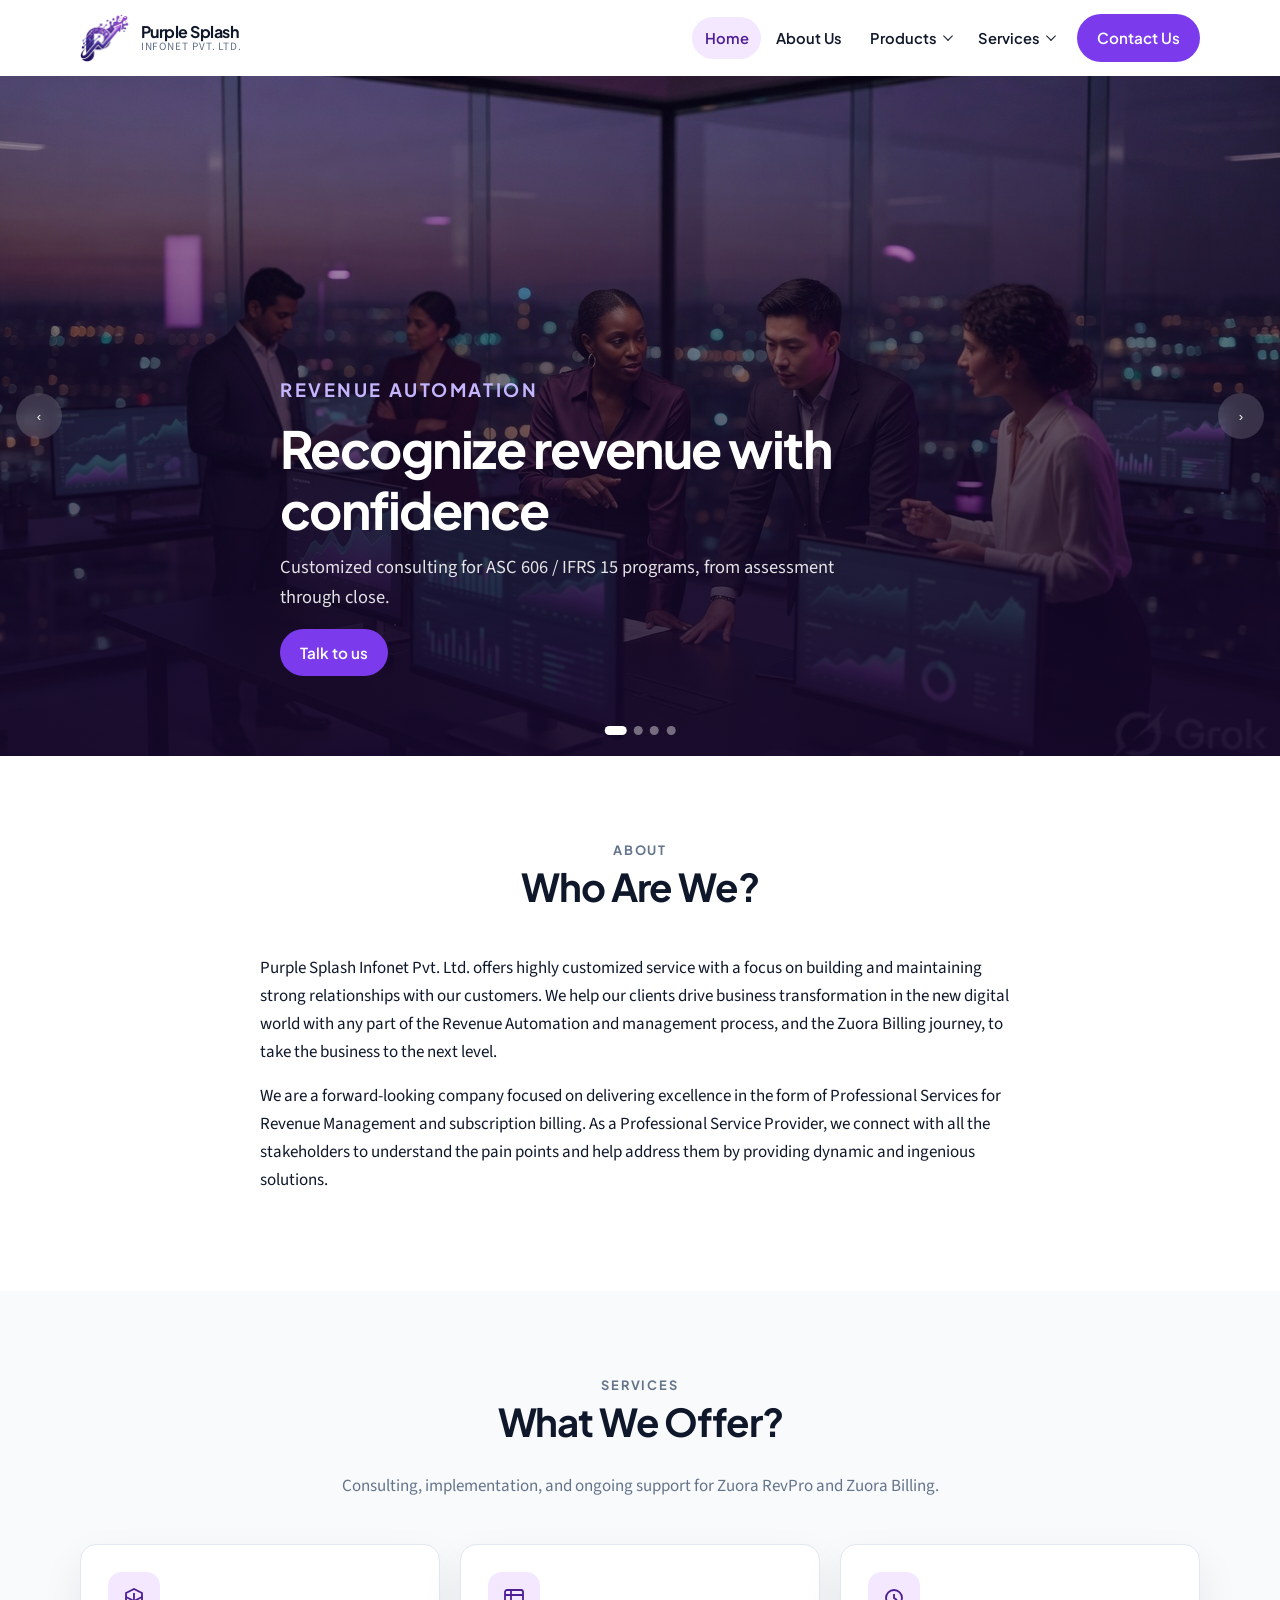
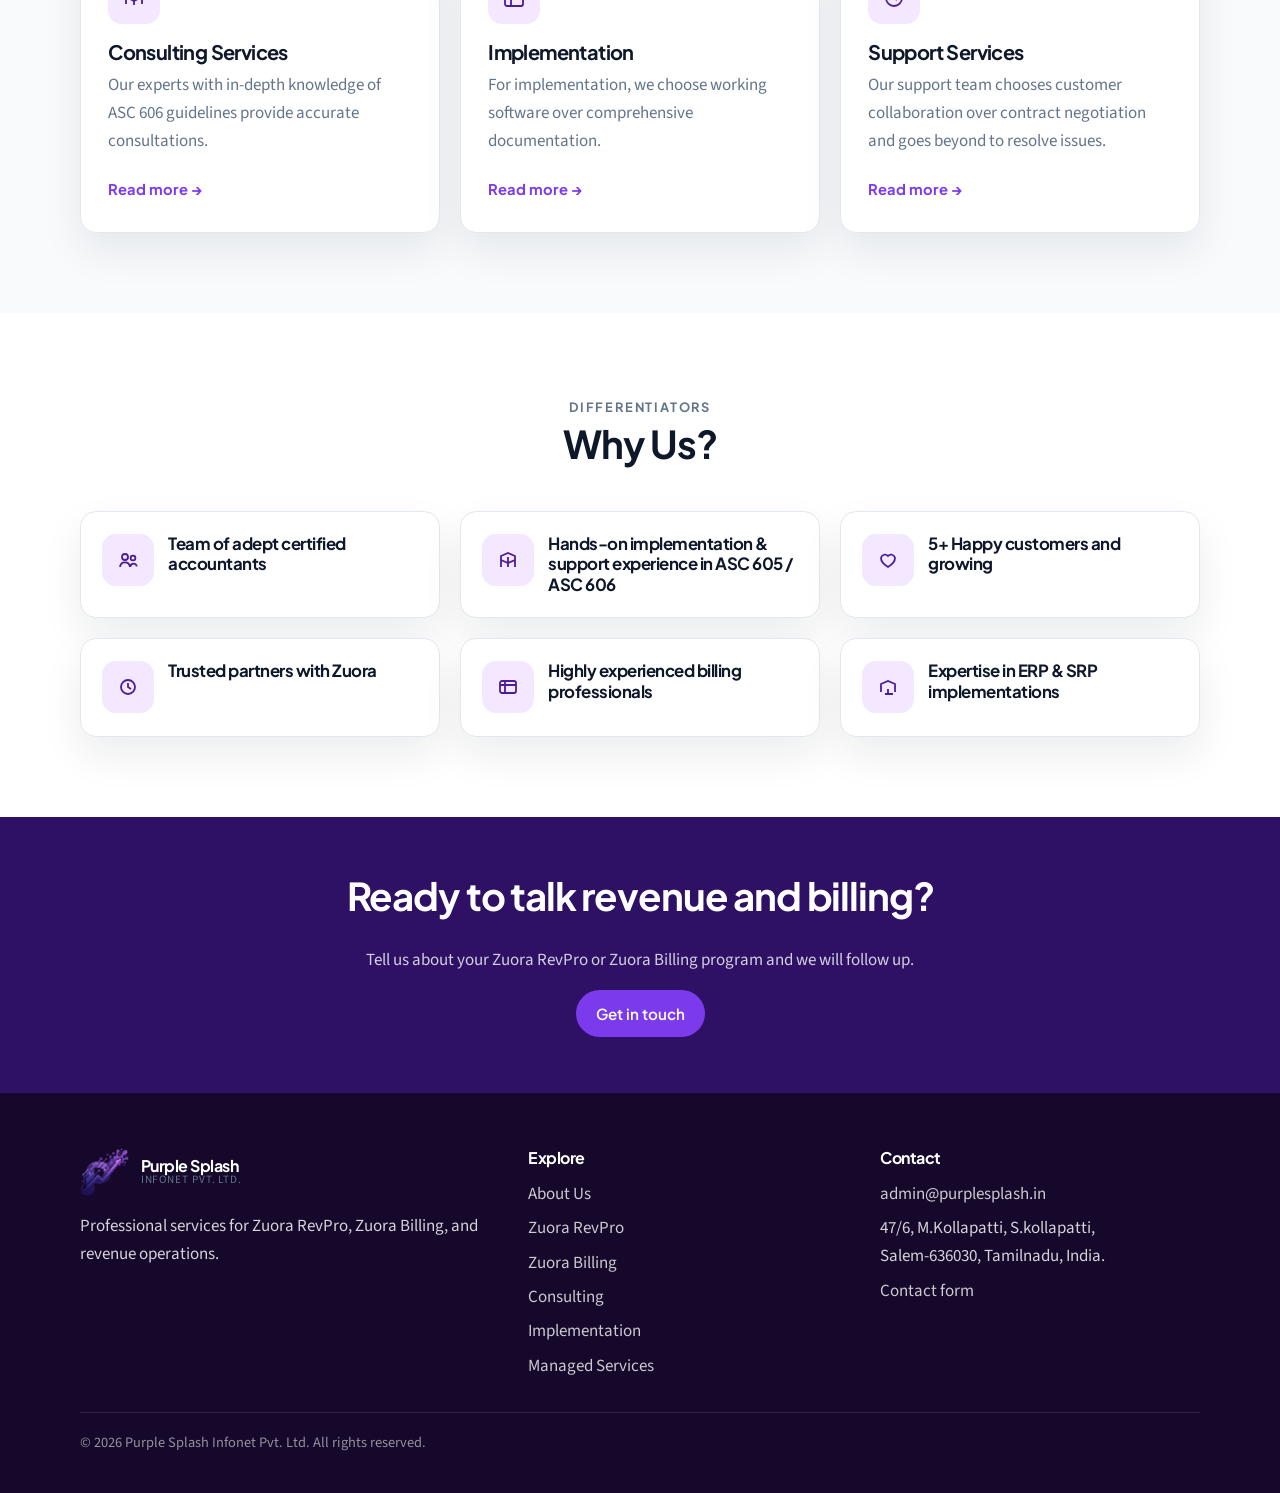
<file: index.html>
<!DOCTYPE html>
<html lang="en">
<head>
  <meta charset="utf-8">
  <meta name="viewport" content="width=device-width, initial-scale=1">
  <title>Purple Splash Infonet Pvt. Ltd. | Revenue, Billing &amp; Implementation</title>
  <meta name="description" content="Purple Splash Infonet Pvt. Ltd. provides consulting, implementation, and managed services for Zuora RevPro and Zuora Billing.">
  <link rel="icon" href="assets/img/favicon.ico" sizes="any">
  <link rel="icon" href="assets/img/favicon.png" type="image/png">
  <link rel="apple-touch-icon" href="assets/img/apple-touch-icon.png">
  <link rel="preconnect" href="https://fonts.googleapis.com">
  <link rel="preconnect" href="https://fonts.gstatic.com" crossorigin>
  <link href="https://fonts.googleapis.com/css2?family=Plus+Jakarta+Sans:wght@500;600;700;800&family=Source+Sans+3:wght@400;500;600;700&display=swap" rel="stylesheet">
  <link rel="stylesheet" href="assets/css/styles.css">
</head>
<body>
  <a class="skip-link" href="#main">Skip to content</a>
  <header class="site-header">
    <div class="container header-inner">
      <a class="logo" href="index.html">
        <img src="assets/img/logo.png" alt="">
        <span class="logo-text">
          <strong>Purple Splash</strong>
          <span>Infonet Pvt. Ltd.</span>
        </span>
      </a>
      <button class="nav-toggle" type="button" aria-expanded="false" aria-controls="site-nav" aria-label="Open menu">
        <span></span>
      </button>
      <nav class="site-nav" id="site-nav" aria-label="Primary">
        <ul class="nav-list">
          <li><a class="nav-link is-active" href="index.html">Home</a></li>
          <li><a class="nav-link" href="about.html">About Us</a></li>
          <li data-dropdown>
            <a class="nav-link" href="products/zuora-revpro.html">Products <i class="caret" aria-hidden="true"></i></a>
            <div class="dropdown">
              <a href="products/zuora-revpro.html">Zuora RevPro</a>
              <a href="products/zuora-billing.html">Zuora Billing</a>
            </div>
          </li>
          <li data-dropdown>
            <a class="nav-link" href="services/consulting.html">Services <i class="caret" aria-hidden="true"></i></a>
            <div class="dropdown">
              <a href="services/consulting.html">Consulting Services</a>
              <a href="services/implementation.html">Implementation</a>
              <a href="services/managed-services.html">Managed Services</a>
            </div>
          </li>
        </ul>
        <a class="btn nav-cta" href="contact.html">Contact Us</a>
      </nav>
    </div>
  </header>

  <main id="main">
    <section class="hero-slider" data-slider aria-roledescription="carousel" aria-label="Highlights">
      <div class="slides">
        <article class="slide is-active">
          <img src="assets/img/slides/slide-1.jpg" alt="Finance team reviewing revenue dashboards in a modern office">
          <div class="slide-overlay">
            <div class="container slide-copy">
              <p class="eyebrow">Revenue automation</p>
              <h1>Recognize revenue with confidence</h1>
              <p>Customized consulting for ASC 606 / IFRS 15 programs, from assessment through close.</p>
              <a class="btn" href="contact.html">Talk to us</a>
            </div>
          </div>
        </article>
        <article class="slide">
          <img src="assets/img/slides/slide-2.jpg" alt="Implementation workshop around a project table">
          <div class="slide-overlay">
            <div class="container slide-copy">
              <p class="eyebrow">Zuora RevPro</p>
              <h1>Implementation that ships working software</h1>
              <p>Certified consultants who design, migrate, and launch RevPro with less risk.</p>
              <a class="btn" href="products/zuora-revpro.html">Explore RevPro</a>
            </div>
          </div>
        </article>
        <article class="slide">
          <img src="assets/img/slides/slide-3.jpg" alt="Subscription operations team working at monitors">
          <div class="slide-overlay">
            <div class="container slide-copy">
              <p class="eyebrow">Zuora Billing</p>
              <h1>Billing that keeps up with your GTM</h1>
              <p>Subscriptions, usage, and collections on a single platform — implemented by practitioners.</p>
              <a class="btn" href="products/zuora-billing.html">Explore Billing</a>
            </div>
          </div>
        </article>
        <article class="slide">
          <img src="assets/img/slides/slide-4.jpg" alt="Global support hub operating overnight">
          <div class="slide-overlay">
            <div class="container slide-copy">
              <p class="eyebrow">Managed services</p>
              <h1>Support that stays for period close</h1>
              <p>24×7 functional, technical, and operations coverage for revenue and billing teams.</p>
              <a class="btn" href="services/managed-services.html">See managed services</a>
            </div>
          </div>
        </article>
      </div>
      <button class="slider-btn prev" type="button" data-slider-prev aria-label="Previous slide">‹</button>
      <button class="slider-btn next" type="button" data-slider-next aria-label="Next slide">›</button>
      <div class="slider-dots" data-slider-dots></div>
    </section>

    <section class="section">
      <div class="container">
        <div class="section-head">
          <p class="eyebrow">About</p>
          <h2>Who Are We?</h2>
        </div>
        <div class="prose" style="margin: 0 auto;">
          <p>Purple Splash Infonet Pvt. Ltd. offers highly customized service with a focus on building and maintaining strong relationships with our customers. We help our clients drive business transformation in the new digital world with any part of the Revenue Automation and management process, and the Zuora Billing journey, to take the business to the next level.</p>
          <p>We are a forward-looking company focused on delivering excellence in the form of Professional Services for Revenue Management and subscription billing. As a Professional Service Provider, we connect with all the stakeholders to understand the pain points and help address them by providing dynamic and ingenious solutions.</p>
        </div>
      </div>
    </section>

    <section class="section alt">
      <div class="container">
        <div class="section-head">
          <p class="eyebrow">Services</p>
          <h2>What We Offer?</h2>
          <p>Consulting, implementation, and ongoing support for Zuora RevPro and Zuora Billing.</p>
        </div>
        <div class="offer-grid">
          <article class="card">
            <div class="card-icon" aria-hidden="true">
              <svg width="26" height="26" fill="none" stroke="currentColor" stroke-width="1.8"><path d="M5 19V8l8-4 8 4v11"/><path d="M5 12l8 4 8-4"/><path d="M13 8v12"/></svg>
            </div>
            <h3>Consulting Services</h3>
            <p>Our experts with in-depth knowledge of ASC 606 guidelines provide accurate consultations.</p>
            <a class="card-link" href="services/consulting.html">Read more →</a>
          </article>
          <article class="card">
            <div class="card-icon" aria-hidden="true">
              <svg width="26" height="26" fill="none" stroke="currentColor" stroke-width="1.8"><rect x="4" y="5" width="18" height="16" rx="2"/><path d="M4 10h18M10 5v16"/></svg>
            </div>
            <h3>Implementation</h3>
            <p>For implementation, we choose working software over comprehensive documentation.</p>
            <a class="card-link" href="services/implementation.html">Read more →</a>
          </article>
          <article class="card">
            <div class="card-icon" aria-hidden="true">
              <svg width="26" height="26" fill="none" stroke="currentColor" stroke-width="1.8"><circle cx="13" cy="13" r="8"/><path d="M13 9v4l3 2"/></svg>
            </div>
            <h3>Support Services</h3>
            <p>Our support team chooses customer collaboration over contract negotiation and goes beyond to resolve issues.</p>
            <a class="card-link" href="services/managed-services.html">Read more →</a>
          </article>
        </div>
      </div>
    </section>

    <section class="section">
      <div class="container">
        <div class="section-head">
          <p class="eyebrow">Differentiators</p>
          <h2>Why Us?</h2>
        </div>
        <div class="why-grid">
          <article class="why-card">
            <div class="icon" aria-hidden="true">
              <svg width="22" height="22" fill="none" stroke="currentColor" stroke-width="1.8"><circle cx="8" cy="8" r="3"/><circle cx="16" cy="9" r="2.4"/><path d="M3 18c.4-3 2.4-4.6 5-4.6S12.6 15 13 18M13.2 18c.3-2.2 1.6-3.4 3.4-3.4 1.6 0 2.8 1 3.2 2.8"/></svg>
            </div>
            <h3>Team of adept certified accountants</h3>
          </article>
          <article class="why-card">
            <div class="icon" aria-hidden="true">
              <svg width="22" height="22" fill="none" stroke="currentColor" stroke-width="1.8"><path d="M4 18V7l7-3 7 3v11"/><path d="M4 11l7 3 7-3"/><path d="M11 8v10"/></svg>
            </div>
            <h3>Hands-on implementation &amp; support experience in ASC 605 / ASC 606</h3>
          </article>
          <article class="why-card">
            <div class="icon" aria-hidden="true">
              <svg width="22" height="22" fill="none" stroke="currentColor" stroke-width="1.8"><path d="M11 18s-7-4.2-7-9a4 4 0 0 1 7-2 4 4 0 0 1 7 2c0 4.8-7 9-7 9z"/></svg>
            </div>
            <h3>5+ Happy customers and growing</h3>
          </article>
          <article class="why-card">
            <div class="icon" aria-hidden="true">
              <svg width="22" height="22" fill="none" stroke="currentColor" stroke-width="1.8"><circle cx="11" cy="11" r="7"/><path d="M11 7v4l3 2"/></svg>
            </div>
            <h3>Trusted partners with Zuora</h3>
          </article>
          <article class="why-card">
            <div class="icon" aria-hidden="true">
              <svg width="22" height="22" fill="none" stroke="currentColor" stroke-width="1.8"><rect x="3" y="5" width="16" height="12" rx="2"/><path d="M3 9h16M8 5v12"/></svg>
            </div>
            <h3>Highly experienced billing professionals</h3>
          </article>
          <article class="why-card">
            <div class="icon" aria-hidden="true">
              <svg width="22" height="22" fill="none" stroke="currentColor" stroke-width="1.8"><path d="M4 16V8l7-3 7 3v8"/><path d="M8 18h8M11 13v5"/></svg>
            </div>
            <h3>Expertise in ERP &amp; SRP implementations</h3>
          </article>
        </div>
      </div>
    </section>

    <section class="cta-band">
      <div class="container">
        <h2>Ready to talk revenue and billing?</h2>
        <p>Tell us about your Zuora RevPro or Zuora Billing program and we will follow up.</p>
        <a class="btn" href="contact.html">Get in touch</a>
      </div>
    </section>
  </main>

  <footer class="site-footer">
    <div class="container">
      <div class="footer-grid">
        <div>
          <a class="logo" href="index.html">
            <img src="assets/img/logo.png" alt="">
            <span class="logo-text">
              <strong style="color:#fff;">Purple Splash</strong>
              <span>Infonet Pvt. Ltd.</span>
            </span>
          </a>
          <p style="margin-top:1rem;">Professional services for Zuora RevPro, Zuora Billing, and revenue operations.</p>
        </div>
        <div>
          <h3>Explore</h3>
          <ul class="footer-links">
            <li><a href="about.html">About Us</a></li>
            <li><a href="products/zuora-revpro.html">Zuora RevPro</a></li>
            <li><a href="products/zuora-billing.html">Zuora Billing</a></li>
            <li><a href="services/consulting.html">Consulting</a></li>
            <li><a href="services/implementation.html">Implementation</a></li>
            <li><a href="services/managed-services.html">Managed Services</a></li>
          </ul>
        </div>
        <div>
          <h3>Contact</h3>
          <ul class="footer-links">
            <li><a href="mailto:admin@purplesplash.in">admin@purplesplash.in</a></li>
            <li>47/6, M.Kollapatti, S.kollapatti,<br>Salem-636030, Tamilnadu, India.</li>
            <li><a href="contact.html">Contact form</a></li>
          </ul>
        </div>
      </div>
      <p class="copyright">© <span id="year">2026</span> Purple Splash Infonet Pvt. Ltd. All rights reserved.</p>
    </div>
  </footer>

  <script src="assets/js/main.js"></script>
  <script src="assets/js/slider.js"></script>
  <script src="assets/js/carousel.js"></script>
</body>
</html>
</file>
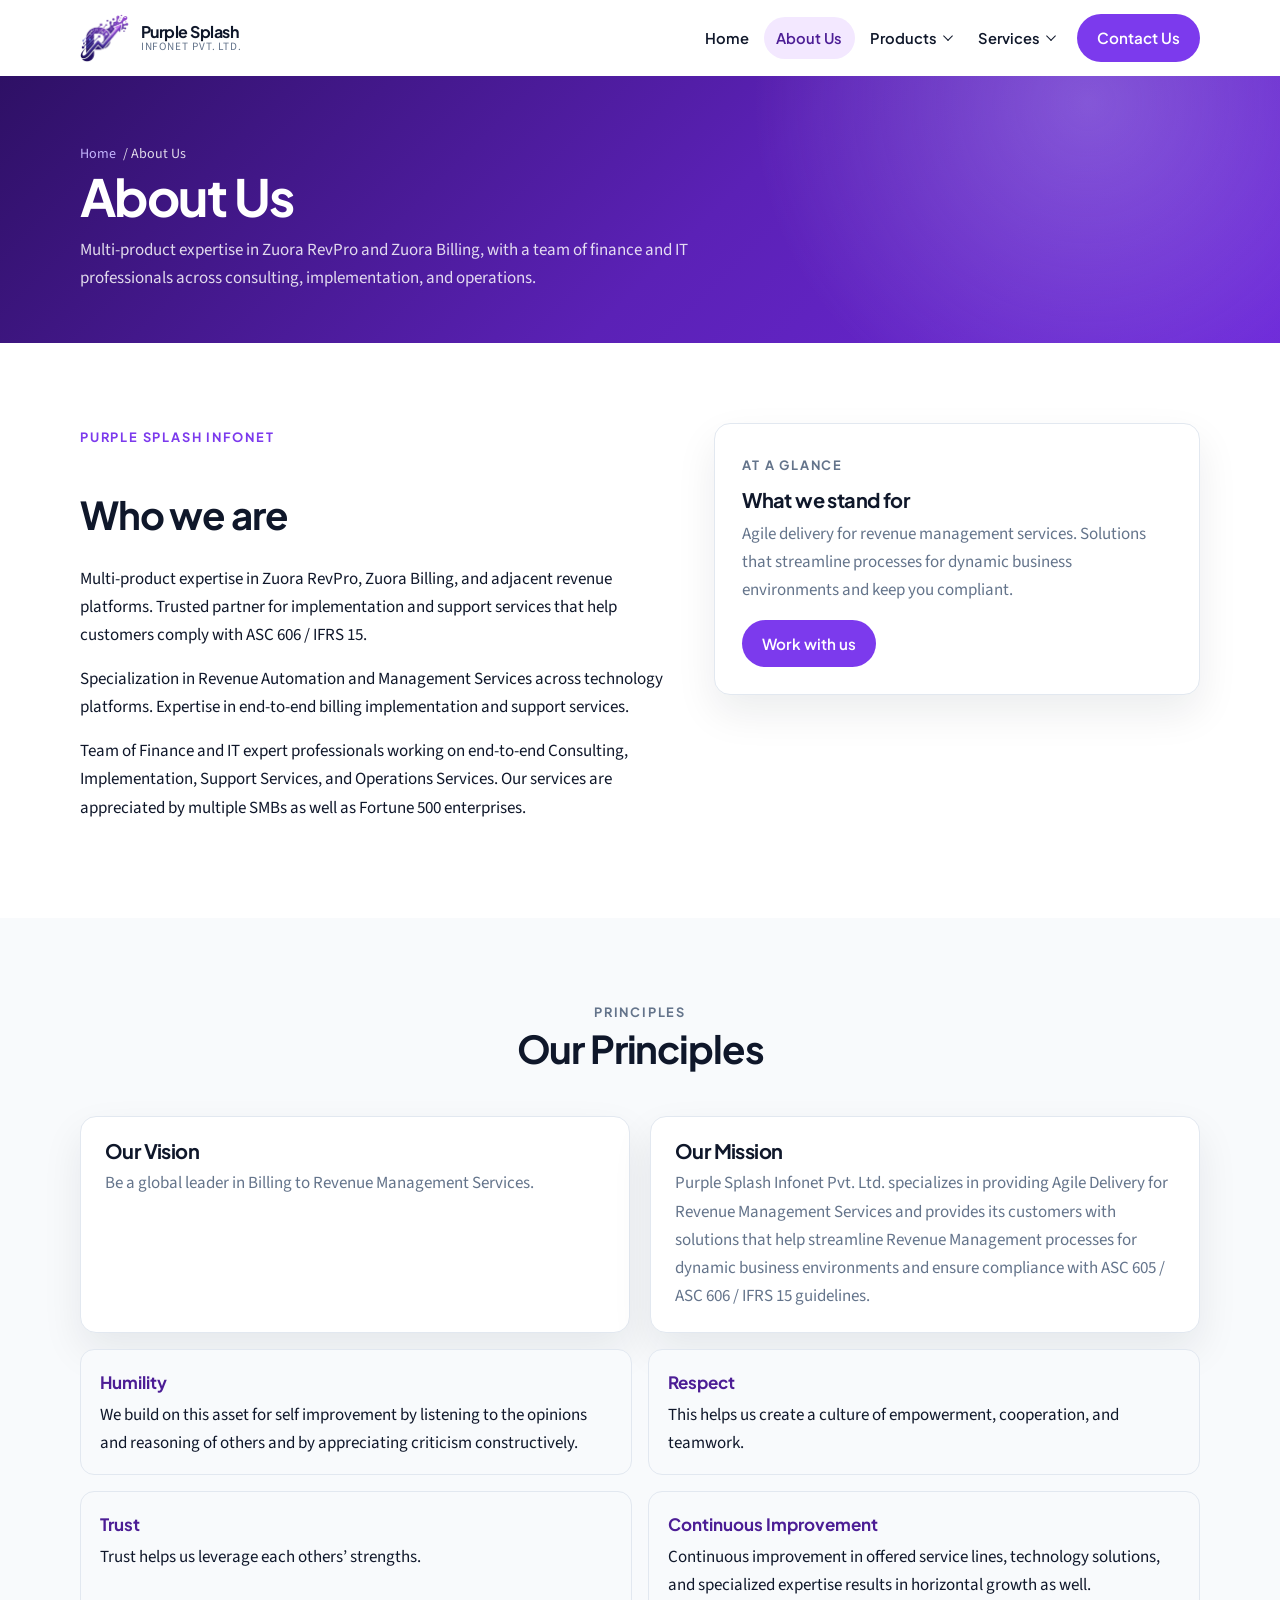
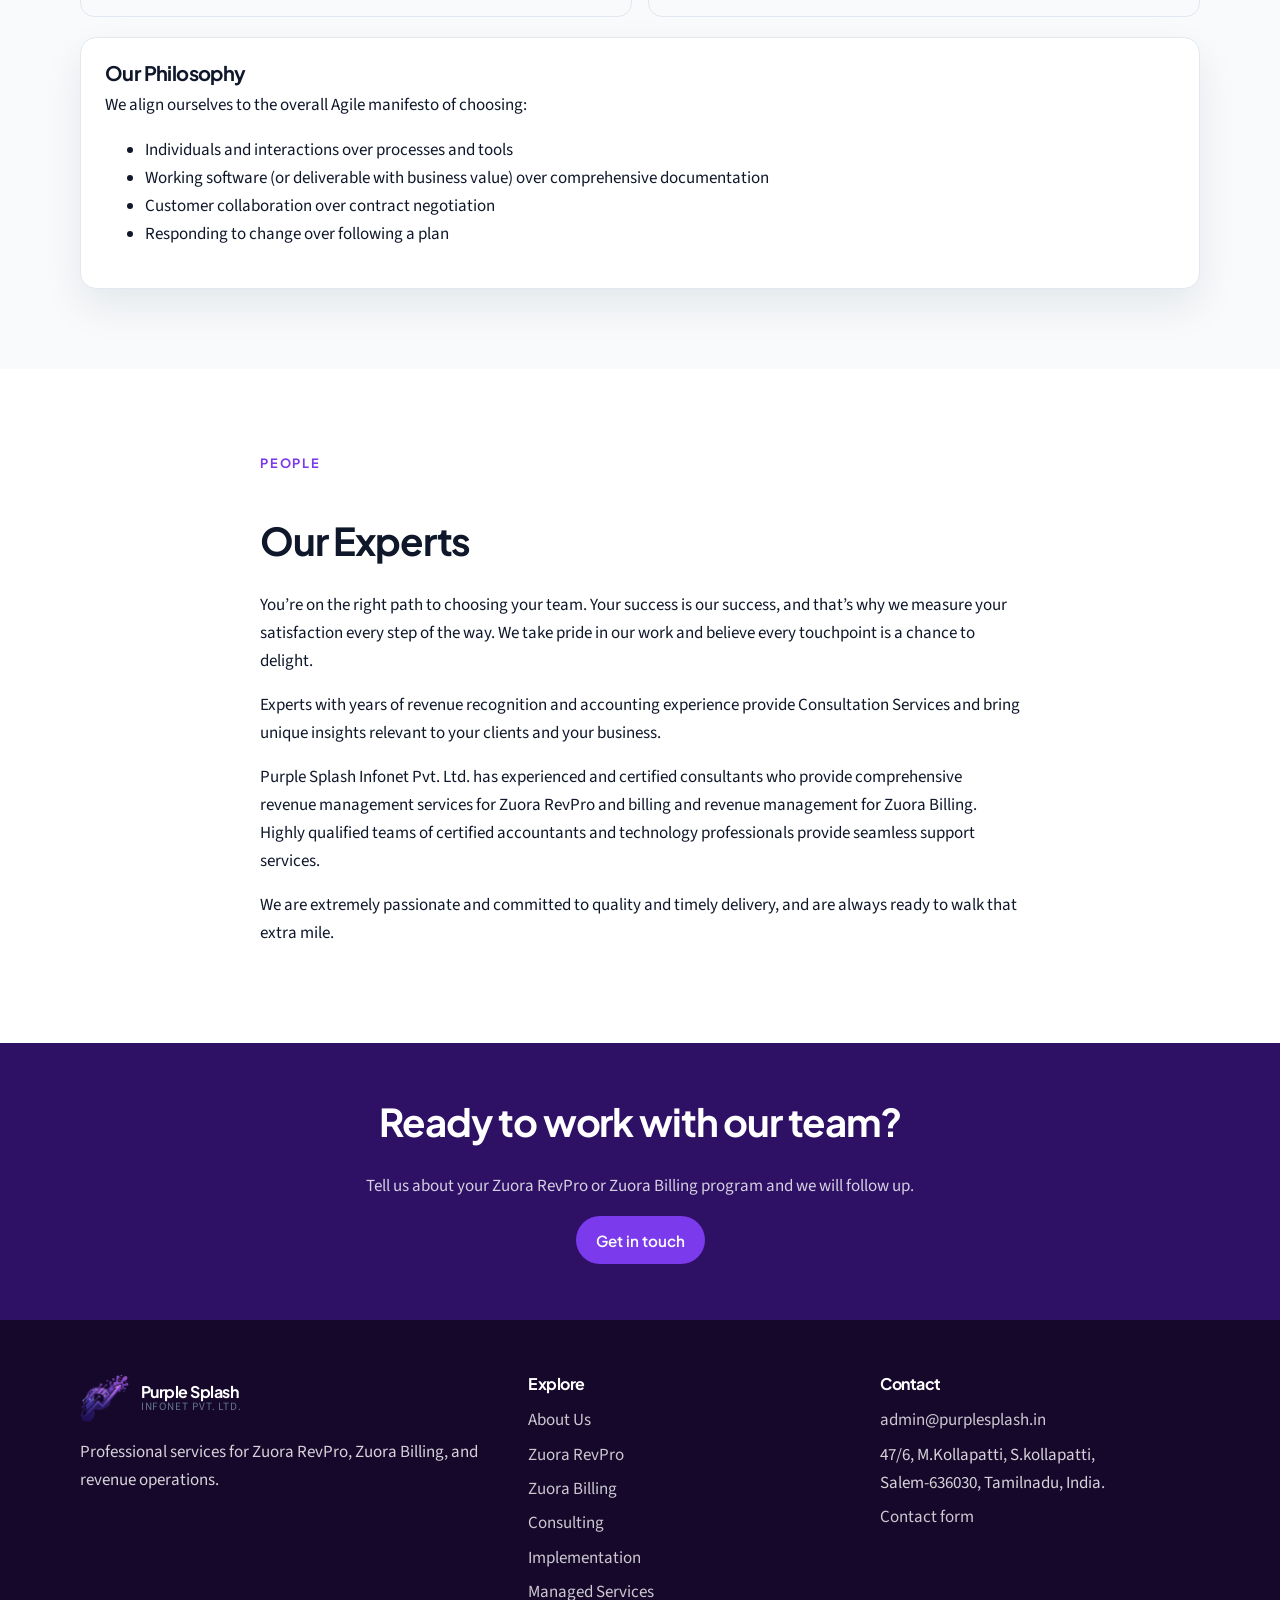
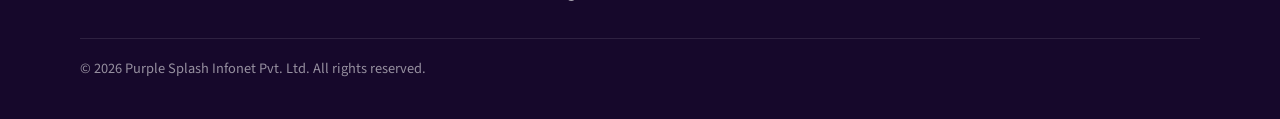
<file: about.html>
<!DOCTYPE html>
<html lang="en">
<head>
  <meta charset="utf-8">
  <meta name="viewport" content="width=device-width, initial-scale=1">
  <title>About Us | Purple Splash Infonet Pvt. Ltd.</title>
  <meta name="description" content="Learn about Purple Splash Infonet Pvt. Ltd. — vision, mission, values, and our expert team for Zuora RevPro and Zuora Billing.">
  <link rel="icon" href="assets/img/favicon.ico" sizes="any">
  <link rel="icon" href="assets/img/favicon.png" type="image/png">
  <link rel="apple-touch-icon" href="assets/img/apple-touch-icon.png">
  <link rel="preconnect" href="https://fonts.googleapis.com">
  <link rel="preconnect" href="https://fonts.gstatic.com" crossorigin>
  <link href="https://fonts.googleapis.com/css2?family=Plus+Jakarta+Sans:wght@500;600;700;800&family=Source+Sans+3:wght@400;500;600;700&display=swap" rel="stylesheet">
  <link rel="stylesheet" href="assets/css/styles.css">
</head>
<body>
  <a class="skip-link" href="#main">Skip to content</a>
  <header class="site-header">
    <div class="container header-inner">
      <a class="logo" href="index.html">
        <img src="assets/img/logo.png" alt="">
        <span class="logo-text"><strong>Purple Splash</strong><span>Infonet Pvt. Ltd.</span></span>
      </a>
      <button class="nav-toggle" type="button" aria-expanded="false" aria-controls="site-nav" aria-label="Open menu"><span></span></button>
      <nav class="site-nav" id="site-nav" aria-label="Primary">
        <ul class="nav-list">
          <li><a class="nav-link" href="index.html">Home</a></li>
          <li><a class="nav-link is-active" href="about.html">About Us</a></li>
          <li data-dropdown>
            <a class="nav-link" href="products/zuora-revpro.html">Products <i class="caret" aria-hidden="true"></i></a>
            <div class="dropdown">
              <a href="products/zuora-revpro.html">Zuora RevPro</a>
              <a href="products/zuora-billing.html">Zuora Billing</a>
            </div>
          </li>
          <li data-dropdown>
            <a class="nav-link" href="services/consulting.html">Services <i class="caret" aria-hidden="true"></i></a>
            <div class="dropdown">
              <a href="services/consulting.html">Consulting Services</a>
              <a href="services/implementation.html">Implementation</a>
              <a href="services/managed-services.html">Managed Services</a>
            </div>
          </li>
        </ul>
        <a class="btn nav-cta" href="contact.html">Contact Us</a>
      </nav>
    </div>
  </header>

  <main id="main">
    <section class="page-hero">
      <div class="container">
        <p class="breadcrumb"><a href="index.html">Home</a> / About Us</p>
        <h1>About Us</h1>
        <p>Multi-product expertise in Zuora RevPro and Zuora Billing, with a team of finance and IT professionals across consulting, implementation, and operations.</p>
      </div>
    </section>

    <section class="section">
      <div class="container split">
        <div class="prose">
          <p class="eyebrow">Purple Splash Infonet</p>
          <h2>Who we are</h2>
          <p>Multi-product expertise in Zuora RevPro, Zuora Billing, and adjacent revenue platforms. Trusted partner for implementation and support services that help customers comply with ASC 606 / IFRS 15.</p>
          <p>Specialization in Revenue Automation and Management Services across technology platforms. Expertise in end-to-end billing implementation and support services.</p>
          <p>Team of Finance and IT expert professionals working on end-to-end Consulting, Implementation, Support Services, and Operations Services. Our services are appreciated by multiple SMBs as well as Fortune 500 enterprises.</p>
        </div>
        <aside class="card">
          <p class="eyebrow">At a glance</p>
          <h3>What we stand for</h3>
          <p>Agile delivery for revenue management services. Solutions that streamline processes for dynamic business environments and keep you compliant.</p>
          <a class="btn" href="contact.html">Work with us</a>
        </aside>
      </div>
    </section>

    <section class="section alt">
      <div class="container">
        <div class="section-head">
          <p class="eyebrow">Principles</p>
          <h2>Our Principles</h2>
        </div>
        <div class="principles-grid">
          <article class="principle">
            <h3>Our Vision</h3>
            <p>Be a global leader in Billing to Revenue Management Services.</p>
          </article>
          <article class="principle">
            <h3>Our Mission</h3>
            <p>Purple Splash Infonet Pvt. Ltd. specializes in providing Agile Delivery for Revenue Management Services and provides its customers with solutions that help streamline Revenue Management processes for dynamic business environments and ensure compliance with ASC 605 / ASC 606 / IFRS 15 guidelines.</p>
          </article>
        </div>
        <div class="values">
          <div class="value">
            <strong>Humility</strong>
            We build on this asset for self improvement by listening to the opinions and reasoning of others and by appreciating criticism constructively.
          </div>
          <div class="value">
            <strong>Respect</strong>
            This helps us create a culture of empowerment, cooperation, and teamwork.
          </div>
          <div class="value">
            <strong>Trust</strong>
            Trust helps us leverage each others’ strengths.
          </div>
          <div class="value">
            <strong>Continuous Improvement</strong>
            Continuous improvement in offered service lines, technology solutions, and specialized expertise results in horizontal growth as well.
          </div>
        </div>
        <article class="principle" style="margin-top:1.25rem;">
          <h3>Our Philosophy</h3>
          <p>We align ourselves to the overall Agile manifesto of choosing:</p>
          <ul>
            <li>Individuals and interactions over processes and tools</li>
            <li>Working software (or deliverable with business value) over comprehensive documentation</li>
            <li>Customer collaboration over contract negotiation</li>
            <li>Responding to change over following a plan</li>
          </ul>
        </article>
      </div>
    </section>

    <section class="section">
      <div class="container prose" style="margin:0 auto;">
        <p class="eyebrow">People</p>
        <h2>Our Experts</h2>
        <p>You’re on the right path to choosing your team. Your success is our success, and that’s why we measure your satisfaction every step of the way. We take pride in our work and believe every touchpoint is a chance to delight.</p>
        <p>Experts with years of revenue recognition and accounting experience provide Consultation Services and bring unique insights relevant to your clients and your business.</p>
        <p>Purple Splash Infonet Pvt. Ltd. has experienced and certified consultants who provide comprehensive revenue management services for Zuora RevPro and billing and revenue management for Zuora Billing. Highly qualified teams of certified accountants and technology professionals provide seamless support services.</p>
        <p>We are extremely passionate and committed to quality and timely delivery, and are always ready to walk that extra mile.</p>
      </div>
    </section>

    <section class="cta-band">
      <div class="container">
        <h2>Ready to work with our team?</h2>
        <p>Tell us about your Zuora RevPro or Zuora Billing program and we will follow up.</p>
        <a class="btn" href="contact.html">Get in touch</a>
      </div>
    </section>
  </main>

  <footer class="site-footer">
    <div class="container">
      <div class="footer-grid">
        <div>
          <a class="logo" href="index.html">
            <img src="assets/img/logo.png" alt="">
            <span class="logo-text"><strong style="color:#fff;">Purple Splash</strong><span>Infonet Pvt. Ltd.</span></span>
          </a>
          <p style="margin-top:1rem;">Professional services for Zuora RevPro, Zuora Billing, and revenue operations.</p>
        </div>
        <div>
          <h3>Explore</h3>
          <ul class="footer-links">
            <li><a href="about.html">About Us</a></li>
            <li><a href="products/zuora-revpro.html">Zuora RevPro</a></li>
            <li><a href="products/zuora-billing.html">Zuora Billing</a></li>
            <li><a href="services/consulting.html">Consulting</a></li>
            <li><a href="services/implementation.html">Implementation</a></li>
            <li><a href="services/managed-services.html">Managed Services</a></li>
          </ul>
        </div>
        <div>
          <h3>Contact</h3>
          <ul class="footer-links">
            <li><a href="mailto:admin@purplesplash.in">admin@purplesplash.in</a></li>
            <li>47/6, M.Kollapatti, S.kollapatti,<br>Salem-636030, Tamilnadu, India.</li>
            <li><a href="contact.html">Contact form</a></li>
          </ul>
        </div>
      </div>
      <p class="copyright">© <span id="year">2026</span> Purple Splash Infonet Pvt. Ltd. All rights reserved.</p>
    </div>
  </footer>
  <script src="assets/js/main.js"></script>
</body>
</html>
</file>
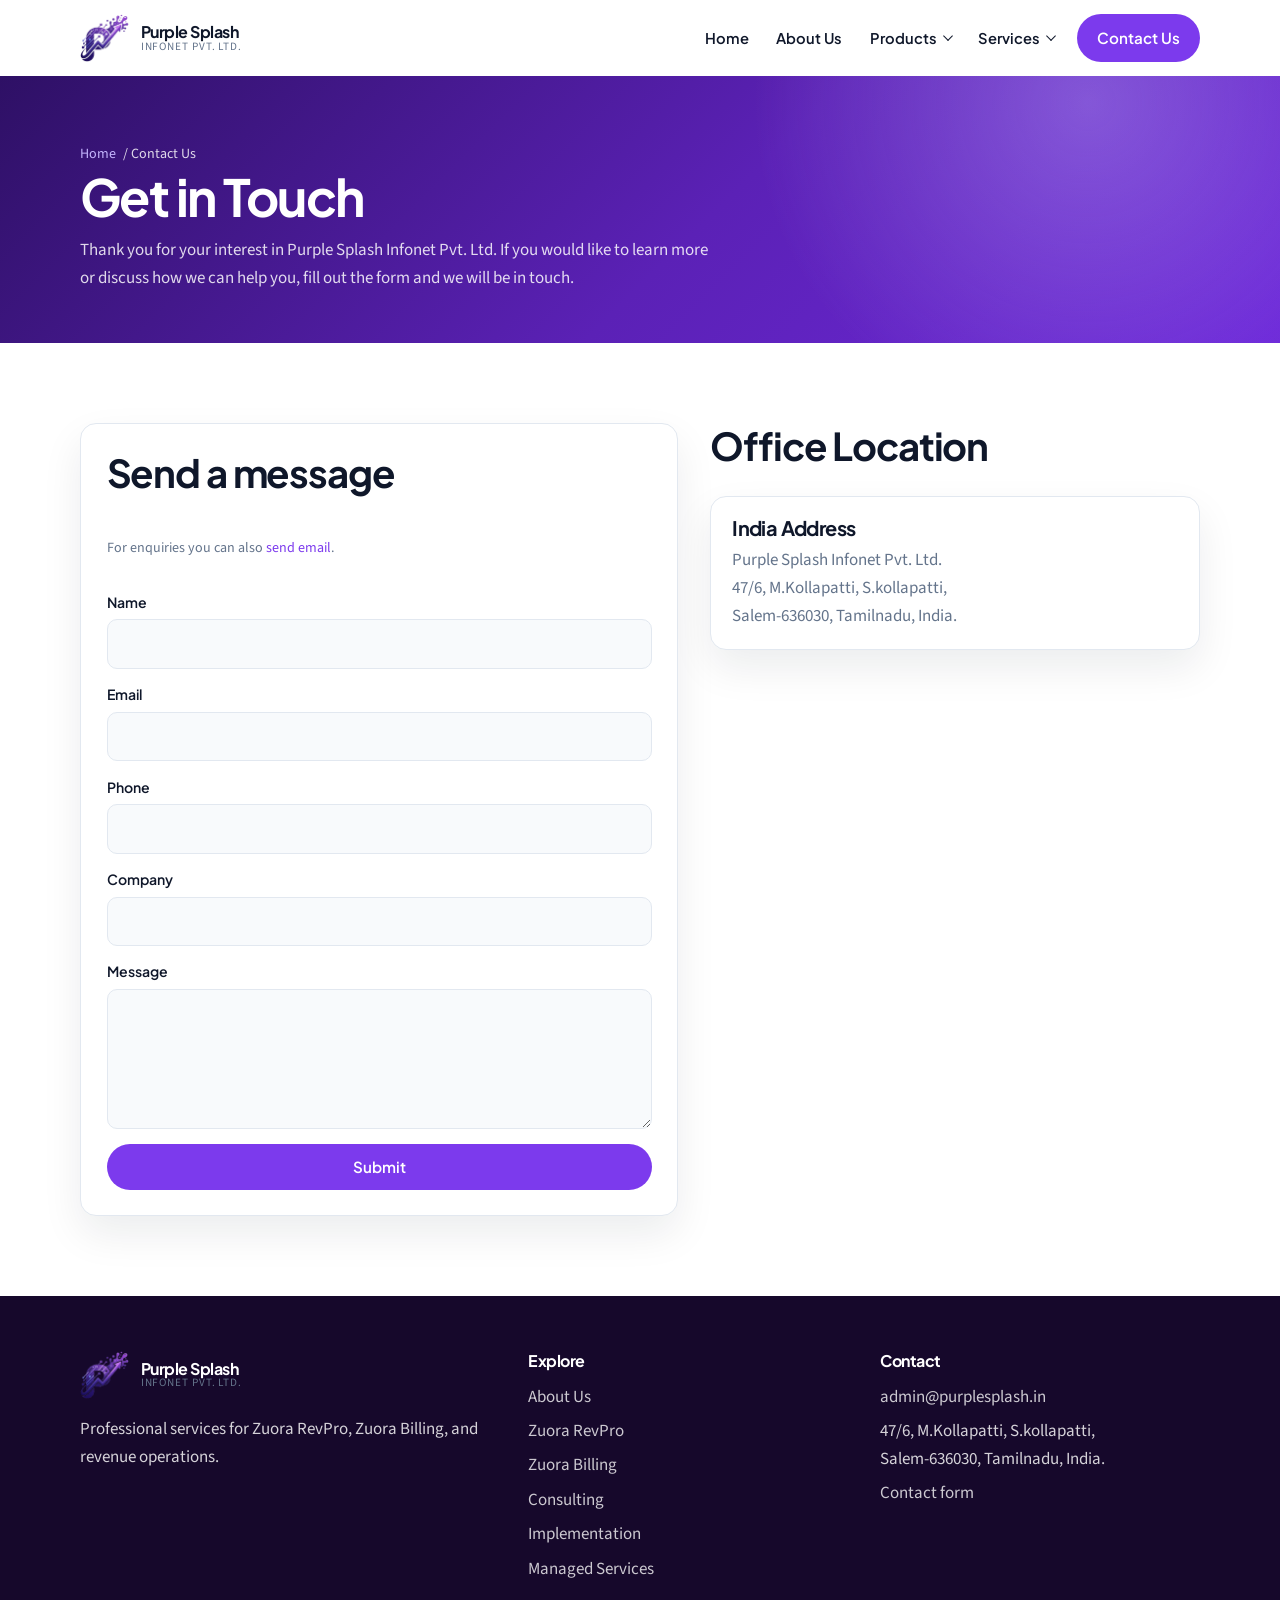
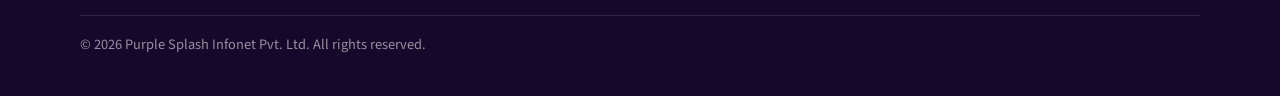
<file: contact.html>
<!DOCTYPE html>
<html lang="en">
<head>
  <meta charset="utf-8">
  <meta name="viewport" content="width=device-width, initial-scale=1">
  <title>Contact Us | Purple Splash Infonet Pvt. Ltd.</title>
  <meta name="description" content="Get in touch with Purple Splash Infonet Pvt. Ltd. about Zuora RevPro, Zuora Billing, consulting, implementation, or managed services.">
  <link rel="icon" href="assets/img/favicon.ico" sizes="any">
  <link rel="icon" href="assets/img/favicon.png" type="image/png">
  <link rel="apple-touch-icon" href="assets/img/apple-touch-icon.png">
  <link rel="preconnect" href="https://fonts.googleapis.com">
  <link rel="preconnect" href="https://fonts.gstatic.com" crossorigin>
  <link href="https://fonts.googleapis.com/css2?family=Plus+Jakarta+Sans:wght@500;600;700;800&family=Source+Sans+3:wght@400;500;600;700&display=swap" rel="stylesheet">
  <link rel="stylesheet" href="assets/css/styles.css">
</head>
<body>
  <a class="skip-link" href="#main">Skip to content</a>
  <header class="site-header">
    <div class="container header-inner">
      <a class="logo" href="index.html">
        <img src="assets/img/logo.png" alt="">
        <span class="logo-text"><strong>Purple Splash</strong><span>Infonet Pvt. Ltd.</span></span>
      </a>
      <button class="nav-toggle" type="button" aria-expanded="false" aria-controls="site-nav" aria-label="Open menu"><span></span></button>
      <nav class="site-nav" id="site-nav" aria-label="Primary">
        <ul class="nav-list">
          <li><a class="nav-link" href="index.html">Home</a></li>
          <li><a class="nav-link" href="about.html">About Us</a></li>
          <li data-dropdown>
            <a class="nav-link" href="products/zuora-revpro.html">Products <i class="caret" aria-hidden="true"></i></a>
            <div class="dropdown">
              <a href="products/zuora-revpro.html">Zuora RevPro</a>
              <a href="products/zuora-billing.html">Zuora Billing</a>
            </div>
          </li>
          <li data-dropdown>
            <a class="nav-link" href="services/consulting.html">Services <i class="caret" aria-hidden="true"></i></a>
            <div class="dropdown">
              <a href="services/consulting.html">Consulting Services</a>
              <a href="services/implementation.html">Implementation</a>
              <a href="services/managed-services.html">Managed Services</a>
            </div>
          </li>
        </ul>
        <a class="btn nav-cta" href="contact.html">Contact Us</a>
      </nav>
    </div>
  </header>

  <main id="main">
    <section class="page-hero">
      <div class="container">
        <p class="breadcrumb"><a href="index.html">Home</a> / Contact Us</p>
        <h1>Get in Touch</h1>
        <p>Thank you for your interest in Purple Splash Infonet Pvt. Ltd. If you would like to learn more or discuss how we can help you, fill out the form and we will be in touch.</p>
      </div>
    </section>

    <section class="section">
      <div class="container contact-layout">
        <form data-contact-form action="https://formsubmit.co/ajax/admin@purplesplash.in" method="POST" novalidate>
          <h2>Send a message</h2>
          <p class="note">For enquiries you can also <a href="mailto:admin@purplesplash.in">send email</a>.</p>
          <input type="hidden" name="_subject" value="Website enquiry — Purple Splash Infonet">
          <input type="hidden" name="_template" value="table">
          <input type="hidden" name="_captcha" value="false">
          <input type="text" name="_honey" class="honeypot" tabindex="-1" autocomplete="off" aria-hidden="true">
          <label>Name
            <input type="text" name="name" autocomplete="name" required>
          </label>
          <label>Email
            <input type="email" name="email" autocomplete="email" required>
          </label>
          <label>Phone
            <input type="tel" name="phone" autocomplete="tel">
          </label>
          <label>Company
            <input type="text" name="company" autocomplete="organization">
          </label>
          <label>Message
            <textarea name="message" required></textarea>
          </label>
          <button class="btn" type="submit">Submit</button>
          <p class="form-status" role="status"></p>
        </form>

        <div>
          <h2>Office Location</h2>
          <div class="address-grid">
            <article class="address-card">
              <h3>India Address</h3>
              <p>Purple Splash Infonet Pvt. Ltd.<br>47/6, M.Kollapatti, S.kollapatti,<br>Salem-636030, Tamilnadu, India.</p>
            </article>
          </div>
        </div>
      </div>
    </section>
  </main>

  <footer class="site-footer">
    <div class="container">
      <div class="footer-grid">
        <div>
          <a class="logo" href="index.html">
            <img src="assets/img/logo.png" alt="">
            <span class="logo-text"><strong style="color:#fff;">Purple Splash</strong><span>Infonet Pvt. Ltd.</span></span>
          </a>
          <p style="margin-top:1rem;">Professional services for Zuora RevPro, Zuora Billing, and revenue operations.</p>
        </div>
        <div>
          <h3>Explore</h3>
          <ul class="footer-links">
            <li><a href="about.html">About Us</a></li>
            <li><a href="products/zuora-revpro.html">Zuora RevPro</a></li>
            <li><a href="products/zuora-billing.html">Zuora Billing</a></li>
            <li><a href="services/consulting.html">Consulting</a></li>
            <li><a href="services/implementation.html">Implementation</a></li>
            <li><a href="services/managed-services.html">Managed Services</a></li>
          </ul>
        </div>
        <div>
          <h3>Contact</h3>
          <ul class="footer-links">
            <li><a href="mailto:admin@purplesplash.in">admin@purplesplash.in</a></li>
            <li>47/6, M.Kollapatti, S.kollapatti,<br>Salem-636030, Tamilnadu, India.</li>
            <li><a href="contact.html">Contact form</a></li>
          </ul>
        </div>
      </div>
      <p class="copyright">© <span id="year">2026</span> Purple Splash Infonet Pvt. Ltd. All rights reserved.</p>
    </div>
  </footer>
  <script src="assets/js/main.js"></script>
</body>
</html>
</file>
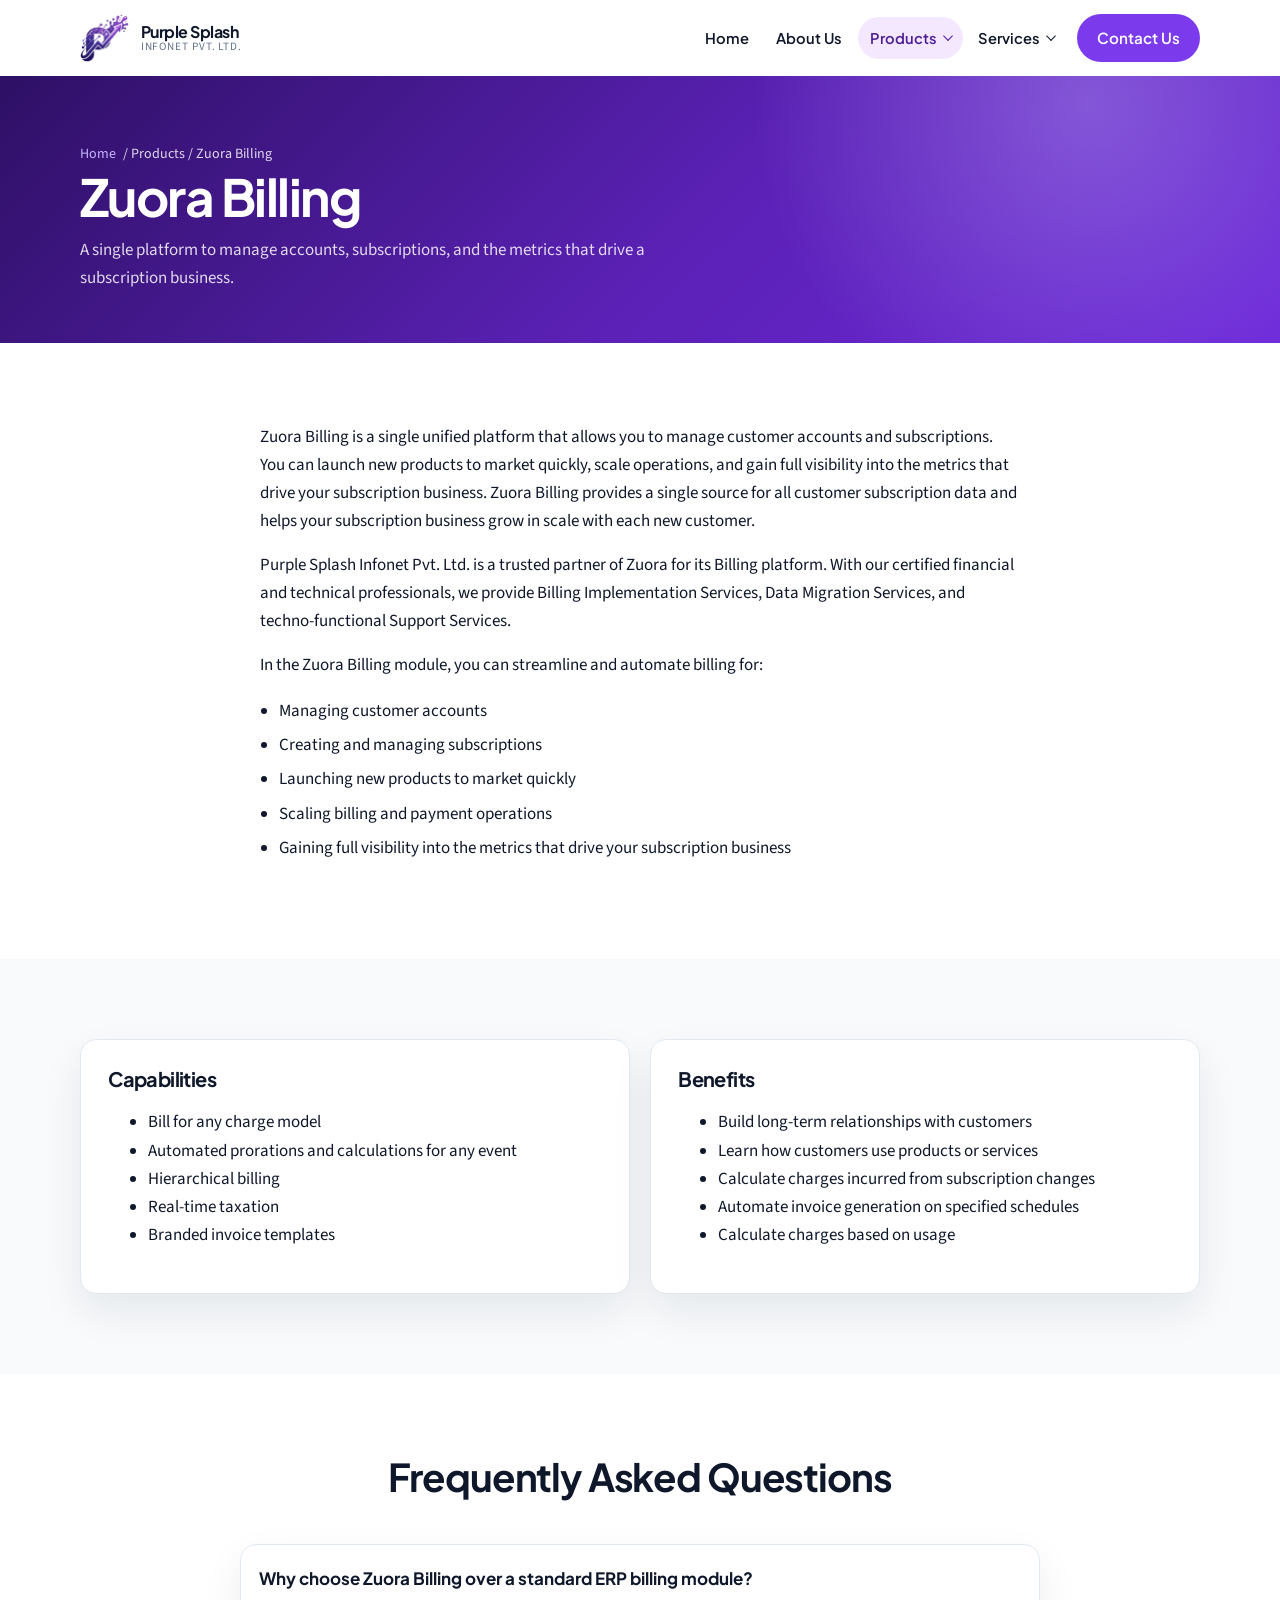
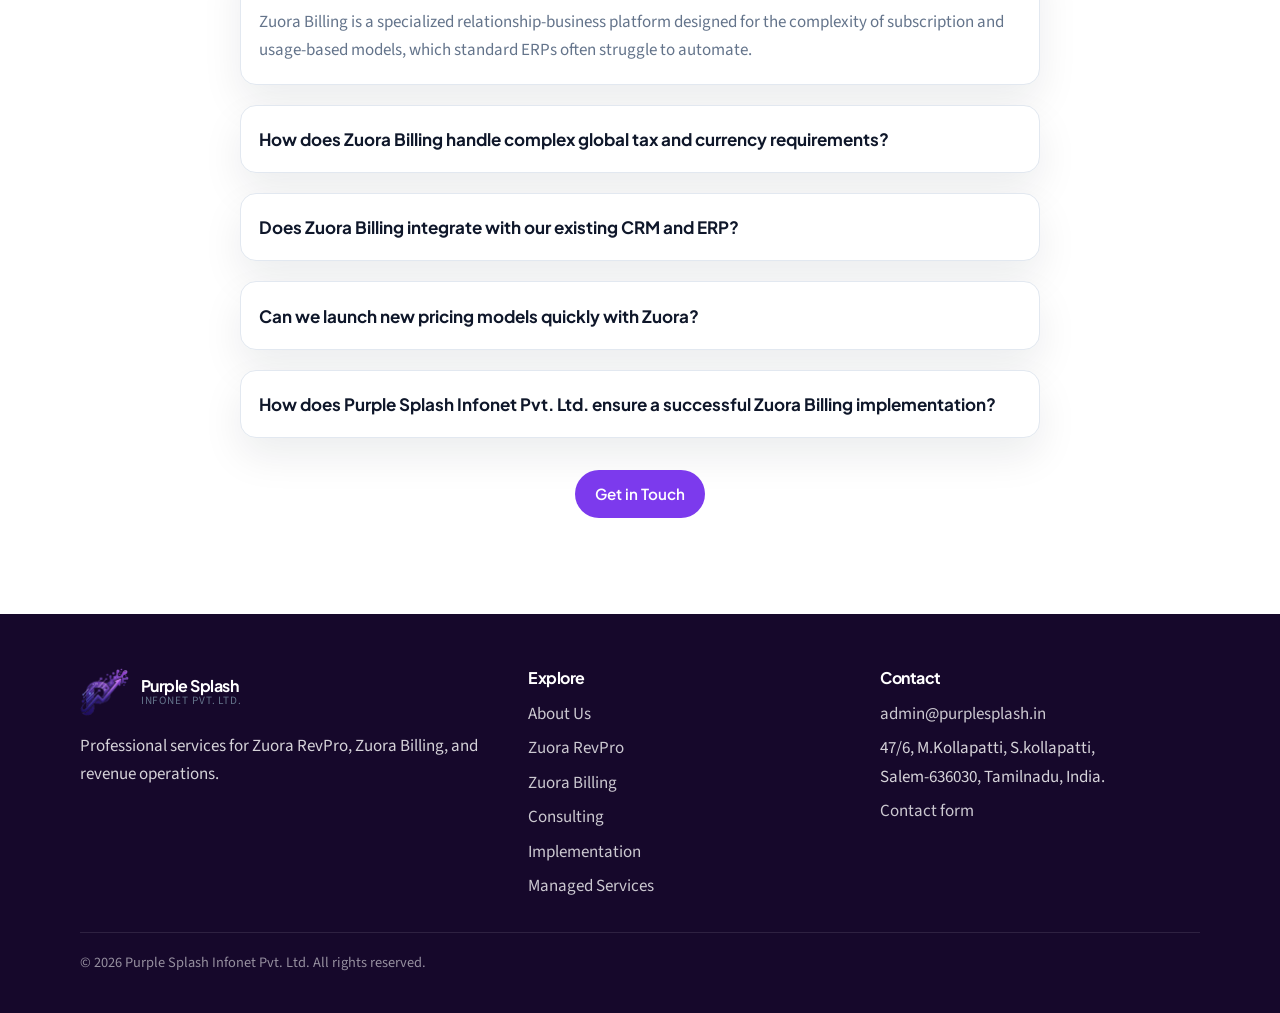
<file: products/zuora-billing.html>
<!DOCTYPE html>
<html lang="en">
<head>
  <meta charset="utf-8">
  <meta name="viewport" content="width=device-width, initial-scale=1">
  <title>Zuora Billing | Purple Splash Infonet Pvt. Ltd.</title>
  <meta name="description" content="Zuora Billing implementation, data migration, and techno-functional support from Purple Splash Infonet Pvt. Ltd.">
  <link rel="icon" href="../assets/img/favicon.ico" sizes="any">
  <link rel="icon" href="../assets/img/favicon.png" type="image/png">
  <link rel="apple-touch-icon" href="../assets/img/apple-touch-icon.png">
  <link rel="preconnect" href="https://fonts.googleapis.com">
  <link rel="preconnect" href="https://fonts.gstatic.com" crossorigin>
  <link href="https://fonts.googleapis.com/css2?family=Plus+Jakarta+Sans:wght@500;600;700;800&family=Source+Sans+3:wght@400;500;600;700&display=swap" rel="stylesheet">
  <link rel="stylesheet" href="../assets/css/styles.css">
</head>
<body>
  <a class="skip-link" href="#main">Skip to content</a>
  <header class="site-header">
    <div class="container header-inner">
      <a class="logo" href="../index.html">
        <img src="../assets/img/logo.png" alt="">
        <span class="logo-text"><strong>Purple Splash</strong><span>Infonet Pvt. Ltd.</span></span>
      </a>
      <button class="nav-toggle" type="button" aria-expanded="false" aria-controls="site-nav" aria-label="Open menu"><span></span></button>
      <nav class="site-nav" id="site-nav" aria-label="Primary">
        <ul class="nav-list">
          <li><a class="nav-link" href="../index.html">Home</a></li>
          <li><a class="nav-link" href="../about.html">About Us</a></li>
          <li data-dropdown>
            <a class="nav-link is-active" href="zuora-revpro.html">Products <i class="caret" aria-hidden="true"></i></a>
            <div class="dropdown">
              <a href="zuora-revpro.html">Zuora RevPro</a>
              <a class="is-active" href="zuora-billing.html">Zuora Billing</a>
            </div>
          </li>
          <li data-dropdown>
            <a class="nav-link" href="../services/consulting.html">Services <i class="caret" aria-hidden="true"></i></a>
            <div class="dropdown">
              <a href="../services/consulting.html">Consulting Services</a>
              <a href="../services/implementation.html">Implementation</a>
              <a href="../services/managed-services.html">Managed Services</a>
            </div>
          </li>
        </ul>
        <a class="btn nav-cta" href="../contact.html">Contact Us</a>
      </nav>
    </div>
  </header>

  <main id="main">
    <section class="page-hero">
      <div class="container">
        <p class="breadcrumb"><a href="../index.html">Home</a> / Products / Zuora Billing</p>
        <h1>Zuora Billing</h1>
        <p>A single platform to manage accounts, subscriptions, and the metrics that drive a subscription business.</p>
      </div>
    </section>

    <section class="section">
      <div class="container prose" style="margin:0 auto;">
        <p>Zuora Billing is a single unified platform that allows you to manage customer accounts and subscriptions. You can launch new products to market quickly, scale operations, and gain full visibility into the metrics that drive your subscription business. Zuora Billing provides a single source for all customer subscription data and helps your subscription business grow in scale with each new customer.</p>
        <p>Purple Splash Infonet Pvt. Ltd. is a trusted partner of Zuora for its Billing platform. With our certified financial and technical professionals, we provide Billing Implementation Services, Data Migration Services, and techno-functional Support Services.</p>
        <p>In the Zuora Billing module, you can streamline and automate billing for:</p>
        <ul>
          <li>Managing customer accounts</li>
          <li>Creating and managing subscriptions</li>
          <li>Launching new products to market quickly</li>
          <li>Scaling billing and payment operations</li>
          <li>Gaining full visibility into the metrics that drive your subscription business</li>
        </ul>
      </div>
    </section>

    <section class="section alt">
      <div class="container">
        <div class="card-grid">
          <article class="card">
            <h3>Capabilities</h3>
            <ul>
              <li>Bill for any charge model</li>
              <li>Automated prorations and calculations for any event</li>
              <li>Hierarchical billing</li>
              <li>Real-time taxation</li>
              <li>Branded invoice templates</li>
            </ul>
          </article>
          <article class="card">
            <h3>Benefits</h3>
            <ul>
              <li>Build long-term relationships with customers</li>
              <li>Learn how customers use products or services</li>
              <li>Calculate charges incurred from subscription changes</li>
              <li>Automate invoice generation on specified schedules</li>
              <li>Calculate charges based on usage</li>
            </ul>
          </article>
        </div>
      </div>
    </section>

    <section class="section">
      <div class="container">
        <div class="section-head">
          <h2>Frequently Asked Questions</h2>
        </div>
        <div class="faq-list" style="max-width:800px;margin:0 auto;">
          <details class="faq" open>
            <summary>Why choose Zuora Billing over a standard ERP billing module?</summary>
            <p>Zuora Billing is a specialized relationship-business platform designed for the complexity of subscription and usage-based models, which standard ERPs often struggle to automate.</p>
          </details>
          <details class="faq">
            <summary>How does Zuora Billing handle complex global tax and currency requirements?</summary>
            <p>It automates global tax compliance and supports multi-currency transactions, so your subscription business can scale internationally without manual billing intervention.</p>
          </details>
          <details class="faq">
            <summary>Does Zuora Billing integrate with our existing CRM and ERP?</summary>
            <p>Yes. We specialize in integration with Salesforce and back-end ERPs such as NetSuite so data flows from lead to revenue.</p>
          </details>
          <details class="faq">
            <summary>Can we launch new pricing models quickly with Zuora?</summary>
            <p>Yes. It is designed for rapid go-to-market strategies, allowing you to create and manage new subscriptions or update pricing models in real time.</p>
          </details>
          <details class="faq">
            <summary>How does Purple Splash Infonet Pvt. Ltd. ensure a successful Zuora Billing implementation?</summary>
            <p>Certified experts guide you through a systematic, end-to-end process — from requirements and design to testing and migration — with dedicated post-go-live support.</p>
          </details>
        </div>
        <p style="text-align:center;margin-top:2rem;"><a class="btn" href="../contact.html">Get in Touch</a></p>
      </div>
    </section>
  </main>

  <footer class="site-footer">
    <div class="container">
      <div class="footer-grid">
        <div>
          <a class="logo" href="../index.html">
            <img src="../assets/img/logo.png" alt="">
            <span class="logo-text"><strong style="color:#fff;">Purple Splash</strong><span>Infonet Pvt. Ltd.</span></span>
          </a>
          <p style="margin-top:1rem;">Professional services for Zuora RevPro, Zuora Billing, and revenue operations.</p>
        </div>
        <div>
          <h3>Explore</h3>
          <ul class="footer-links">
            <li><a href="../about.html">About Us</a></li>
            <li><a href="zuora-revpro.html">Zuora RevPro</a></li>
            <li><a href="zuora-billing.html">Zuora Billing</a></li>
            <li><a href="../services/consulting.html">Consulting</a></li>
            <li><a href="../services/implementation.html">Implementation</a></li>
            <li><a href="../services/managed-services.html">Managed Services</a></li>
          </ul>
        </div>
        <div>
          <h3>Contact</h3>
          <ul class="footer-links">
            <li><a href="mailto:admin@purplesplash.in">admin@purplesplash.in</a></li>
            <li>47/6, M.Kollapatti, S.kollapatti,<br>Salem-636030, Tamilnadu, India.</li>
            <li><a href="../contact.html">Contact form</a></li>
          </ul>
        </div>
      </div>
      <p class="copyright">© <span id="year">2026</span> Purple Splash Infonet Pvt. Ltd. All rights reserved.</p>
    </div>
  </footer>
  <script src="../assets/js/main.js"></script>
</body>
</html>
</file>
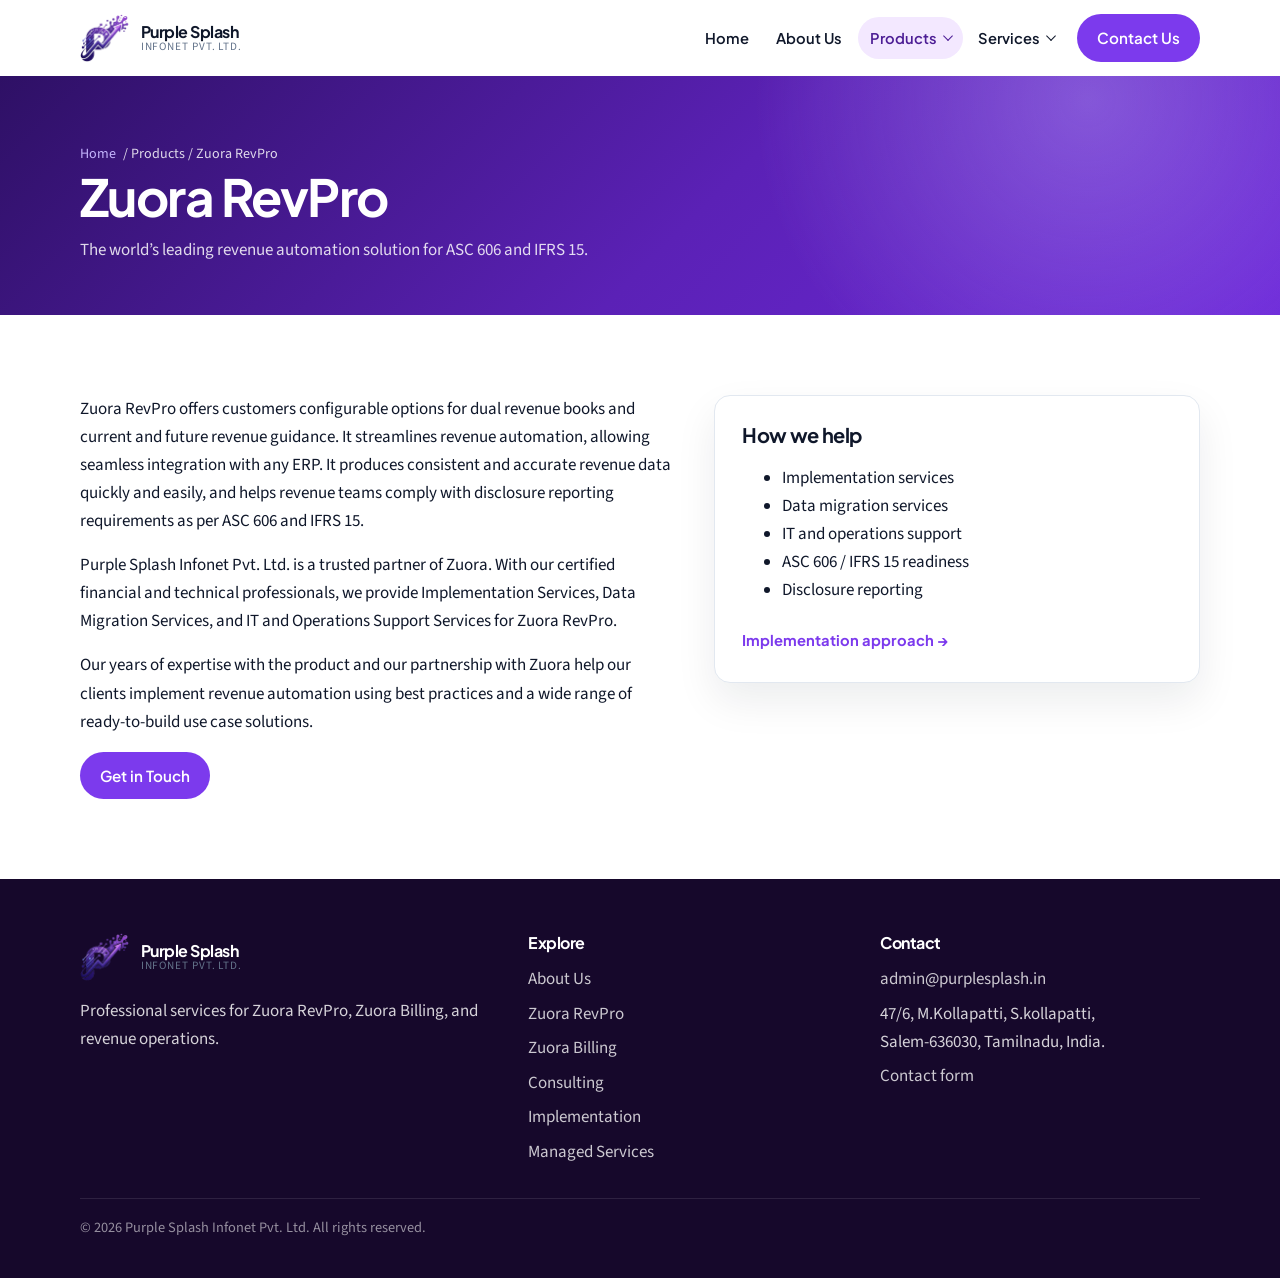
<file: products/zuora-revpro.html>
<!DOCTYPE html>
<html lang="en">
<head>
  <meta charset="utf-8">
  <meta name="viewport" content="width=device-width, initial-scale=1">
  <title>Zuora RevPro | Purple Splash Infonet Pvt. Ltd.</title>
  <meta name="description" content="Zuora RevPro implementation, data migration, and support services from Purple Splash Infonet Pvt. Ltd.">
  <link rel="icon" href="../assets/img/favicon.ico" sizes="any">
  <link rel="icon" href="../assets/img/favicon.png" type="image/png">
  <link rel="apple-touch-icon" href="../assets/img/apple-touch-icon.png">
  <link rel="preconnect" href="https://fonts.googleapis.com">
  <link rel="preconnect" href="https://fonts.gstatic.com" crossorigin>
  <link href="https://fonts.googleapis.com/css2?family=Plus+Jakarta+Sans:wght@500;600;700;800&family=Source+Sans+3:wght@400;500;600;700&display=swap" rel="stylesheet">
  <link rel="stylesheet" href="../assets/css/styles.css">
</head>
<body>
  <a class="skip-link" href="#main">Skip to content</a>
  <header class="site-header">
    <div class="container header-inner">
      <a class="logo" href="../index.html">
        <img src="../assets/img/logo.png" alt="">
        <span class="logo-text"><strong>Purple Splash</strong><span>Infonet Pvt. Ltd.</span></span>
      </a>
      <button class="nav-toggle" type="button" aria-expanded="false" aria-controls="site-nav" aria-label="Open menu"><span></span></button>
      <nav class="site-nav" id="site-nav" aria-label="Primary">
        <ul class="nav-list">
          <li><a class="nav-link" href="../index.html">Home</a></li>
          <li><a class="nav-link" href="../about.html">About Us</a></li>
          <li data-dropdown>
            <a class="nav-link is-active" href="zuora-revpro.html">Products <i class="caret" aria-hidden="true"></i></a>
            <div class="dropdown">
              <a class="is-active" href="zuora-revpro.html">Zuora RevPro</a>
              <a href="zuora-billing.html">Zuora Billing</a>
            </div>
          </li>
          <li data-dropdown>
            <a class="nav-link" href="../services/consulting.html">Services <i class="caret" aria-hidden="true"></i></a>
            <div class="dropdown">
              <a href="../services/consulting.html">Consulting Services</a>
              <a href="../services/implementation.html">Implementation</a>
              <a href="../services/managed-services.html">Managed Services</a>
            </div>
          </li>
        </ul>
        <a class="btn nav-cta" href="../contact.html">Contact Us</a>
      </nav>
    </div>
  </header>

  <main id="main">
    <section class="page-hero">
      <div class="container">
        <p class="breadcrumb"><a href="../index.html">Home</a> / Products / Zuora RevPro</p>
        <h1>Zuora RevPro</h1>
        <p>The world’s leading revenue automation solution for ASC 606 and IFRS 15.</p>
      </div>
    </section>

    <section class="section">
      <div class="container split">
        <div class="prose">
          <p>Zuora RevPro offers customers configurable options for dual revenue books and current and future revenue guidance. It streamlines revenue automation, allowing seamless integration with any ERP. It produces consistent and accurate revenue data quickly and easily, and helps revenue teams comply with disclosure reporting requirements as per ASC 606 and IFRS 15.</p>
          <p>Purple Splash Infonet Pvt. Ltd. is a trusted partner of Zuora. With our certified financial and technical professionals, we provide Implementation Services, Data Migration Services, and IT and Operations Support Services for Zuora RevPro.</p>
          <p>Our years of expertise with the product and our partnership with Zuora help our clients implement revenue automation using best practices and a wide range of ready-to-build use case solutions.</p>
          <a class="btn" href="../contact.html">Get in Touch</a>
        </div>
        <aside>
          <article class="card">
            <h3>How we help</h3>
            <ul>
              <li>Implementation services</li>
              <li>Data migration services</li>
              <li>IT and operations support</li>
              <li>ASC 606 / IFRS 15 readiness</li>
              <li>Disclosure reporting</li>
            </ul>
            <a class="card-link" href="../services/implementation.html">Implementation approach →</a>
          </article>
        </aside>
      </div>
    </section>
  </main>

  <footer class="site-footer">
    <div class="container">
      <div class="footer-grid">
        <div>
          <a class="logo" href="../index.html">
            <img src="../assets/img/logo.png" alt="">
            <span class="logo-text"><strong style="color:#fff;">Purple Splash</strong><span>Infonet Pvt. Ltd.</span></span>
          </a>
          <p style="margin-top:1rem;">Professional services for Zuora RevPro, Zuora Billing, and revenue operations.</p>
        </div>
        <div>
          <h3>Explore</h3>
          <ul class="footer-links">
            <li><a href="../about.html">About Us</a></li>
            <li><a href="zuora-revpro.html">Zuora RevPro</a></li>
            <li><a href="zuora-billing.html">Zuora Billing</a></li>
            <li><a href="../services/consulting.html">Consulting</a></li>
            <li><a href="../services/implementation.html">Implementation</a></li>
            <li><a href="../services/managed-services.html">Managed Services</a></li>
          </ul>
        </div>
        <div>
          <h3>Contact</h3>
          <ul class="footer-links">
            <li><a href="mailto:admin@purplesplash.in">admin@purplesplash.in</a></li>
            <li>47/6, M.Kollapatti, S.kollapatti,<br>Salem-636030, Tamilnadu, India.</li>
            <li><a href="../contact.html">Contact form</a></li>
          </ul>
        </div>
      </div>
      <p class="copyright">© <span id="year">2026</span> Purple Splash Infonet Pvt. Ltd. All rights reserved.</p>
    </div>
  </footer>
  <script src="../assets/js/main.js"></script>
</body>
</html>
</file>
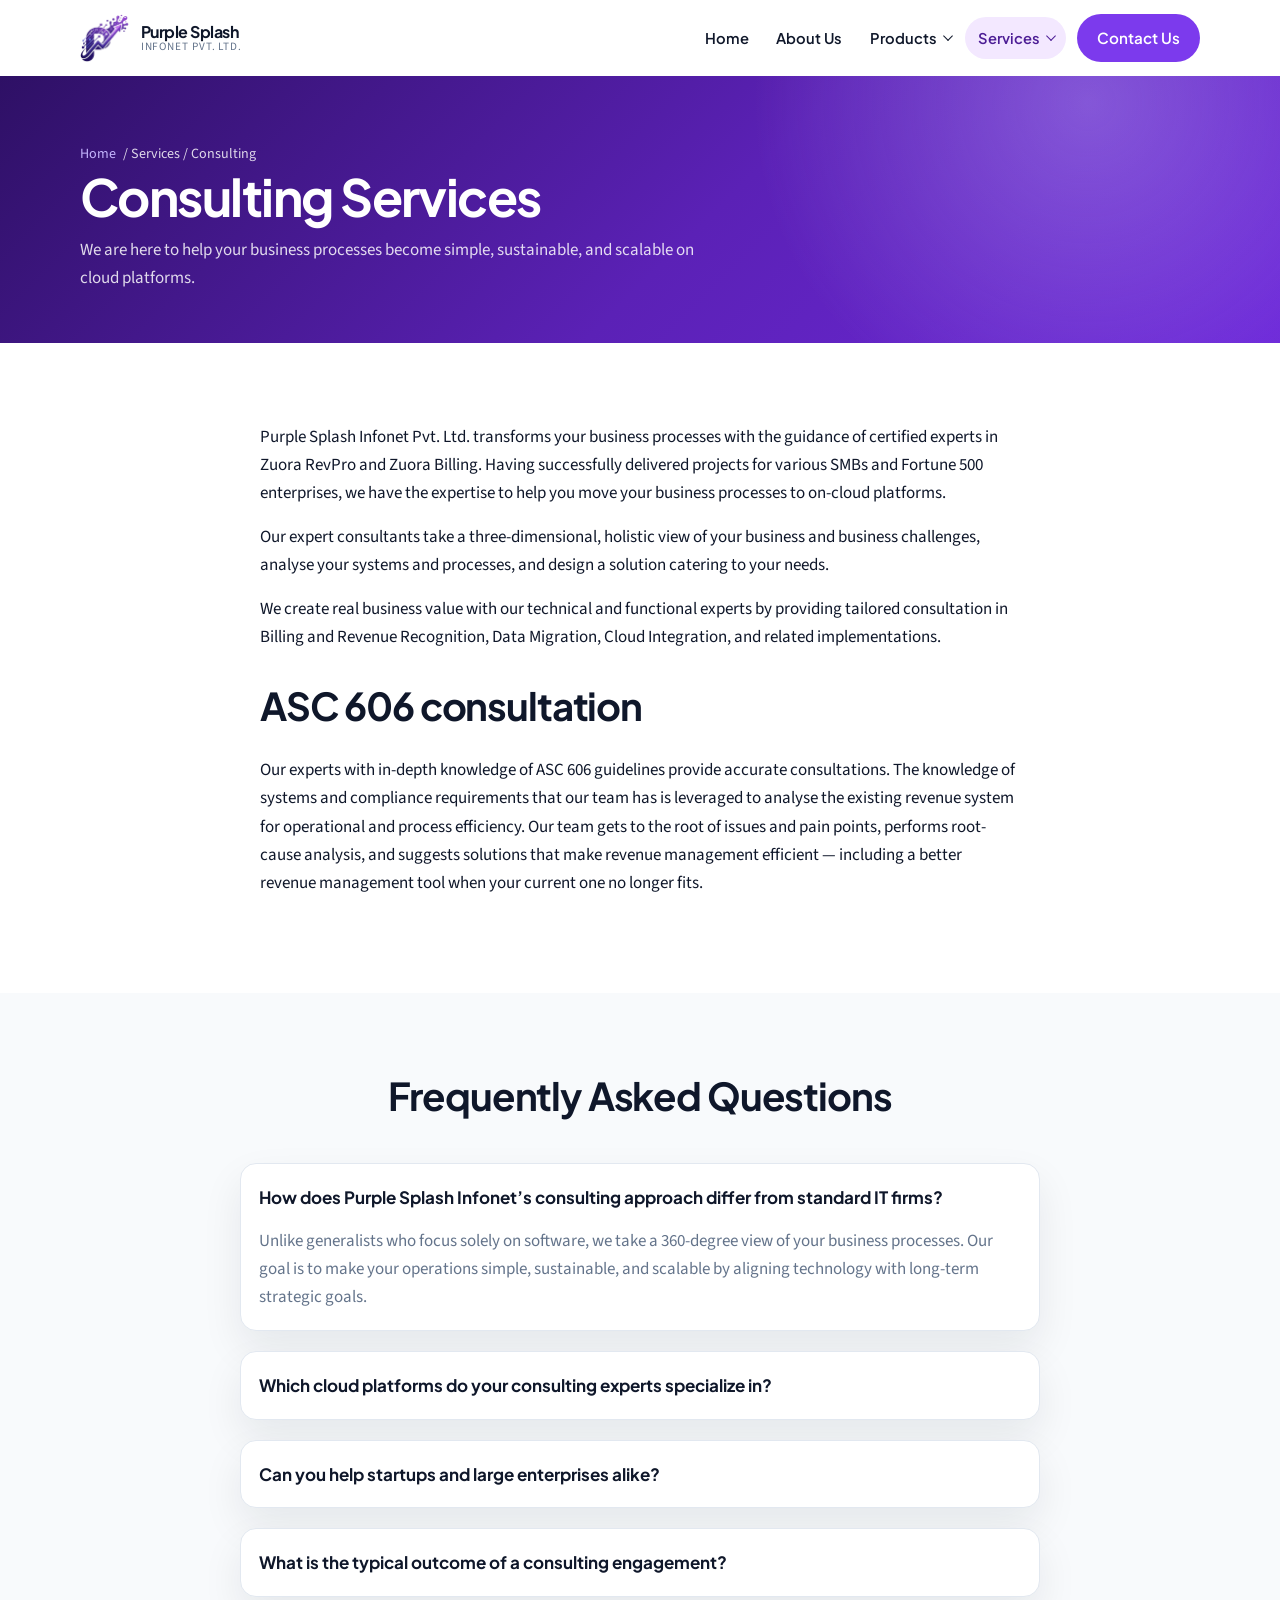
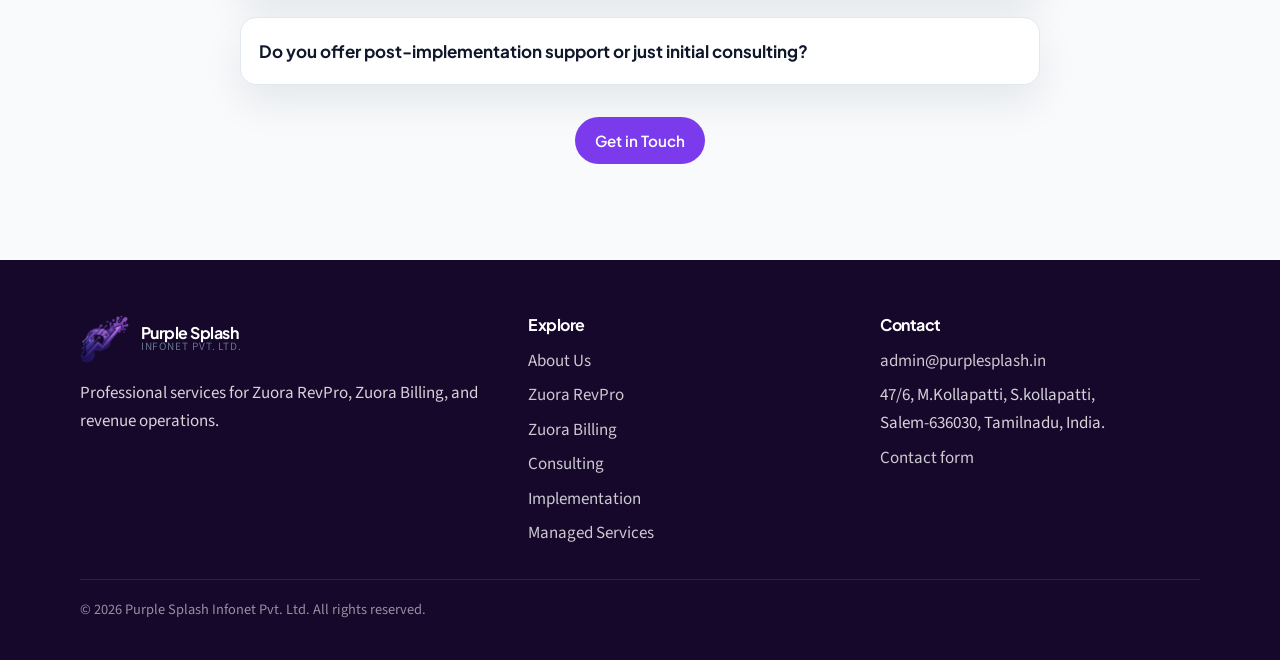
<file: services/consulting.html>
<!DOCTYPE html>
<html lang="en">
<head>
  <meta charset="utf-8">
  <meta name="viewport" content="width=device-width, initial-scale=1">
  <title>Consulting Services | Purple Splash Infonet Pvt. Ltd.</title>
  <meta name="description" content="Consulting for Zuora RevPro, Zuora Billing, and ASC 606 revenue processes from Purple Splash Infonet Pvt. Ltd.">
  <link rel="icon" href="../assets/img/favicon.ico" sizes="any">
  <link rel="icon" href="../assets/img/favicon.png" type="image/png">
  <link rel="apple-touch-icon" href="../assets/img/apple-touch-icon.png">
  <link rel="preconnect" href="https://fonts.googleapis.com">
  <link rel="preconnect" href="https://fonts.gstatic.com" crossorigin>
  <link href="https://fonts.googleapis.com/css2?family=Plus+Jakarta+Sans:wght@500;600;700;800&family=Source+Sans+3:wght@400;500;600;700&display=swap" rel="stylesheet">
  <link rel="stylesheet" href="../assets/css/styles.css">
</head>
<body>
  <a class="skip-link" href="#main">Skip to content</a>
  <header class="site-header">
    <div class="container header-inner">
      <a class="logo" href="../index.html">
        <img src="../assets/img/logo.png" alt="">
        <span class="logo-text"><strong>Purple Splash</strong><span>Infonet Pvt. Ltd.</span></span>
      </a>
      <button class="nav-toggle" type="button" aria-expanded="false" aria-controls="site-nav" aria-label="Open menu"><span></span></button>
      <nav class="site-nav" id="site-nav" aria-label="Primary">
        <ul class="nav-list">
          <li><a class="nav-link" href="../index.html">Home</a></li>
          <li><a class="nav-link" href="../about.html">About Us</a></li>
          <li data-dropdown>
            <a class="nav-link" href="../products/zuora-revpro.html">Products <i class="caret" aria-hidden="true"></i></a>
            <div class="dropdown">
              <a href="../products/zuora-revpro.html">Zuora RevPro</a>
              <a href="../products/zuora-billing.html">Zuora Billing</a>
            </div>
          </li>
          <li data-dropdown>
            <a class="nav-link is-active" href="consulting.html">Services <i class="caret" aria-hidden="true"></i></a>
            <div class="dropdown">
              <a class="is-active" href="consulting.html">Consulting Services</a>
              <a href="implementation.html">Implementation</a>
              <a href="managed-services.html">Managed Services</a>
            </div>
          </li>
        </ul>
        <a class="btn nav-cta" href="../contact.html">Contact Us</a>
      </nav>
    </div>
  </header>

  <main id="main">
    <section class="page-hero">
      <div class="container">
        <p class="breadcrumb"><a href="../index.html">Home</a> / Services / Consulting</p>
        <h1>Consulting Services</h1>
        <p>We are here to help your business processes become simple, sustainable, and scalable on cloud platforms.</p>
      </div>
    </section>

    <section class="section">
      <div class="container prose" style="margin:0 auto;">
        <p>Purple Splash Infonet Pvt. Ltd. transforms your business processes with the guidance of certified experts in Zuora RevPro and Zuora Billing. Having successfully delivered projects for various SMBs and Fortune 500 enterprises, we have the expertise to help you move your business processes to on-cloud platforms.</p>
        <p>Our expert consultants take a three-dimensional, holistic view of your business and business challenges, analyse your systems and processes, and design a solution catering to your needs.</p>
        <p>We create real business value with our technical and functional experts by providing tailored consultation in Billing and Revenue Recognition, Data Migration, Cloud Integration, and related implementations.</p>
        <h2>ASC 606 consultation</h2>
        <p>Our experts with in-depth knowledge of ASC 606 guidelines provide accurate consultations. The knowledge of systems and compliance requirements that our team has is leveraged to analyse the existing revenue system for operational and process efficiency. Our team gets to the root of issues and pain points, performs root-cause analysis, and suggests solutions that make revenue management efficient — including a better revenue management tool when your current one no longer fits.</p>
      </div>
    </section>

    <section class="section alt">
      <div class="container">
        <div class="section-head"><h2>Frequently Asked Questions</h2></div>
        <div class="faq-list" style="max-width:800px;margin:0 auto;">
          <details class="faq" open>
            <summary>How does Purple Splash Infonet’s consulting approach differ from standard IT firms?</summary>
            <p>Unlike generalists who focus solely on software, we take a 360-degree view of your business processes. Our goal is to make your operations simple, sustainable, and scalable by aligning technology with long-term strategic goals.</p>
          </details>
          <details class="faq">
            <summary>Which cloud platforms do your consulting experts specialize in?</summary>
            <p>We focus on Zuora RevPro and Zuora Billing.</p>
          </details>
          <details class="faq">
            <summary>Can you help startups and large enterprises alike?</summary>
            <p>Yes. We have delivered projects for SMBs and Fortune 500 enterprises, ensuring the cloud solutions we implement grow with your business.</p>
          </details>
          <details class="faq">
            <summary>What is the typical outcome of a consulting engagement?</summary>
            <p>Clients experience optimized financial operations, reduced manual intervention, and a single integrated system that provides real-time visibility into performance.</p>
          </details>
          <details class="faq">
            <summary>Do you offer post-implementation support or just initial consulting?</summary>
            <p>We provide end-to-end support, from initial process analysis and implementation to ongoing managed services and training.</p>
          </details>
        </div>
        <p style="text-align:center;margin-top:2rem;"><a class="btn" href="../contact.html">Get in Touch</a></p>
      </div>
    </section>
  </main>

  <footer class="site-footer">
    <div class="container">
      <div class="footer-grid">
        <div>
          <a class="logo" href="../index.html">
            <img src="../assets/img/logo.png" alt="">
            <span class="logo-text"><strong style="color:#fff;">Purple Splash</strong><span>Infonet Pvt. Ltd.</span></span>
          </a>
          <p style="margin-top:1rem;">Professional services for Zuora RevPro, Zuora Billing, and revenue operations.</p>
        </div>
        <div>
          <h3>Explore</h3>
          <ul class="footer-links">
            <li><a href="../about.html">About Us</a></li>
            <li><a href="../products/zuora-revpro.html">Zuora RevPro</a></li>
            <li><a href="../products/zuora-billing.html">Zuora Billing</a></li>
            <li><a href="consulting.html">Consulting</a></li>
            <li><a href="implementation.html">Implementation</a></li>
            <li><a href="managed-services.html">Managed Services</a></li>
          </ul>
        </div>
        <div>
          <h3>Contact</h3>
          <ul class="footer-links">
            <li><a href="mailto:admin@purplesplash.in">admin@purplesplash.in</a></li>
            <li>47/6, M.Kollapatti, S.kollapatti,<br>Salem-636030, Tamilnadu, India.</li>
            <li><a href="../contact.html">Contact form</a></li>
          </ul>
        </div>
      </div>
      <p class="copyright">© <span id="year">2026</span> Purple Splash Infonet Pvt. Ltd. All rights reserved.</p>
    </div>
  </footer>
  <script src="../assets/js/main.js"></script>
</body>
</html>
</file>
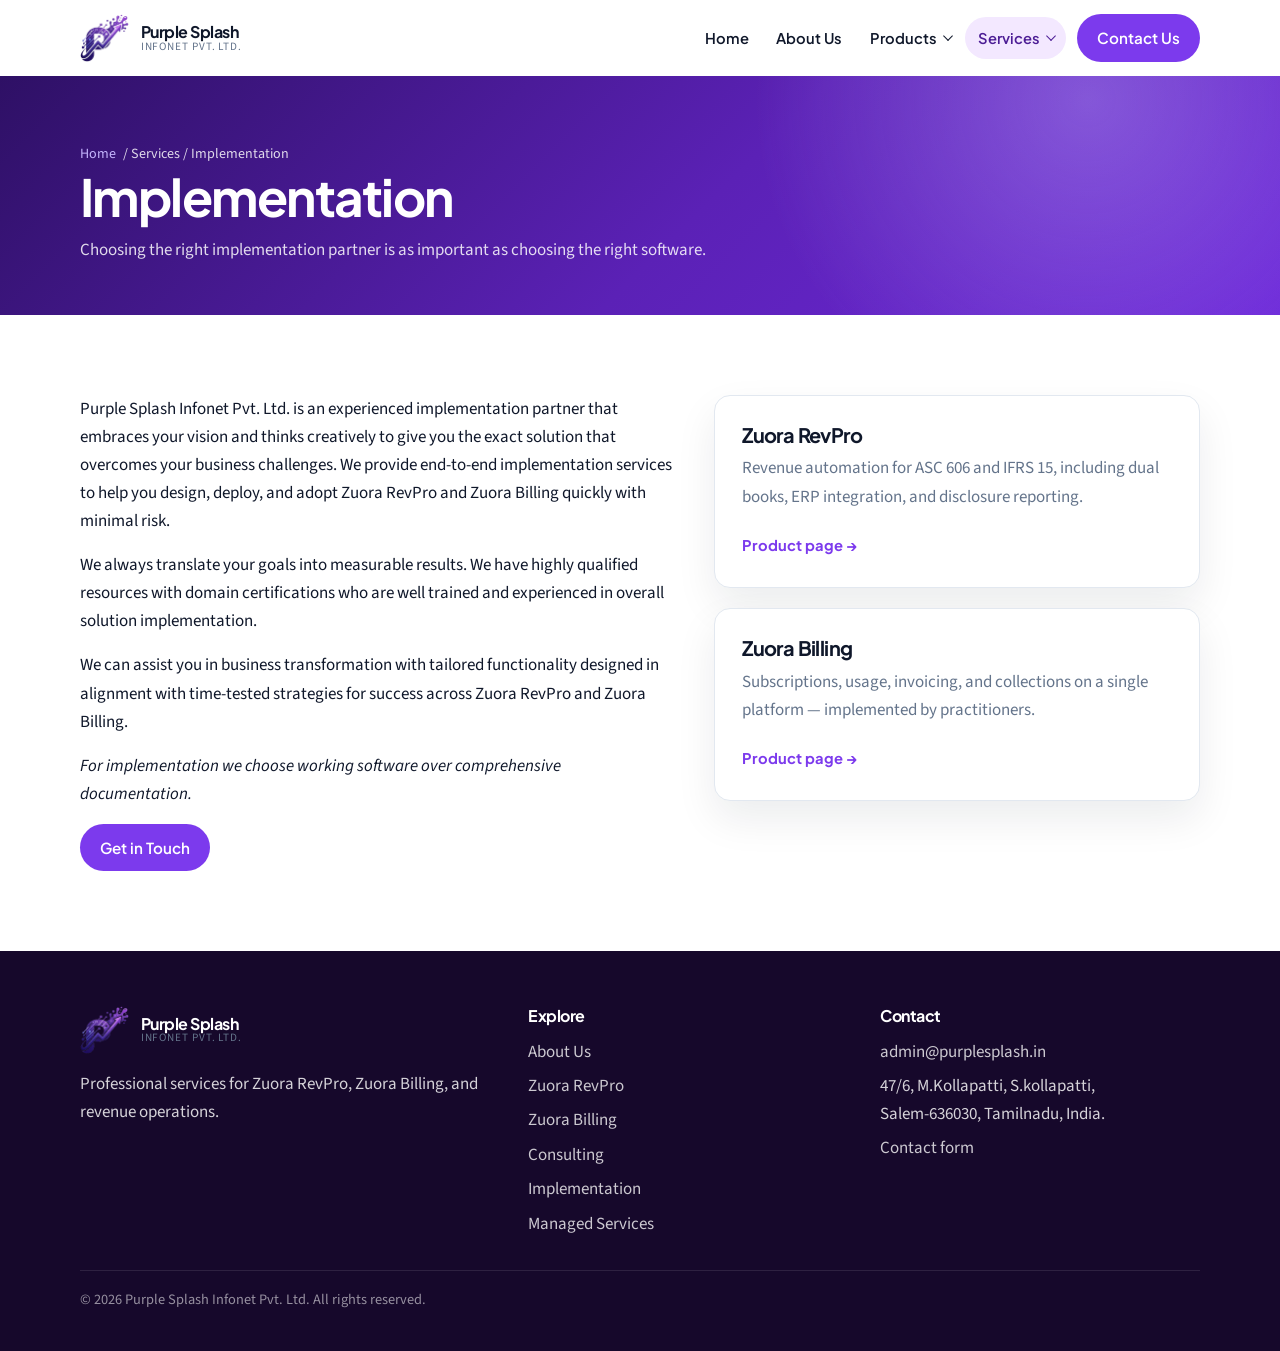
<file: services/implementation.html>
<!DOCTYPE html>
<html lang="en">
<head>
  <meta charset="utf-8">
  <meta name="viewport" content="width=device-width, initial-scale=1">
  <title>Implementation | Purple Splash Infonet Pvt. Ltd.</title>
  <meta name="description" content="End-to-end Zuora RevPro and Zuora Billing implementation services from Purple Splash Infonet Pvt. Ltd.">
  <link rel="icon" href="../assets/img/favicon.ico" sizes="any">
  <link rel="icon" href="../assets/img/favicon.png" type="image/png">
  <link rel="apple-touch-icon" href="../assets/img/apple-touch-icon.png">
  <link rel="preconnect" href="https://fonts.googleapis.com">
  <link rel="preconnect" href="https://fonts.gstatic.com" crossorigin>
  <link href="https://fonts.googleapis.com/css2?family=Plus+Jakarta+Sans:wght@500;600;700;800&family=Source+Sans+3:wght@400;500;600;700&display=swap" rel="stylesheet">
  <link rel="stylesheet" href="../assets/css/styles.css">
</head>
<body>
  <a class="skip-link" href="#main">Skip to content</a>
  <header class="site-header">
    <div class="container header-inner">
      <a class="logo" href="../index.html">
        <img src="../assets/img/logo.png" alt="">
        <span class="logo-text"><strong>Purple Splash</strong><span>Infonet Pvt. Ltd.</span></span>
      </a>
      <button class="nav-toggle" type="button" aria-expanded="false" aria-controls="site-nav" aria-label="Open menu"><span></span></button>
      <nav class="site-nav" id="site-nav" aria-label="Primary">
        <ul class="nav-list">
          <li><a class="nav-link" href="../index.html">Home</a></li>
          <li><a class="nav-link" href="../about.html">About Us</a></li>
          <li data-dropdown>
            <a class="nav-link" href="../products/zuora-revpro.html">Products <i class="caret" aria-hidden="true"></i></a>
            <div class="dropdown">
              <a href="../products/zuora-revpro.html">Zuora RevPro</a>
              <a href="../products/zuora-billing.html">Zuora Billing</a>
            </div>
          </li>
          <li data-dropdown>
            <a class="nav-link is-active" href="consulting.html">Services <i class="caret" aria-hidden="true"></i></a>
            <div class="dropdown">
              <a href="consulting.html">Consulting Services</a>
              <a class="is-active" href="implementation.html">Implementation</a>
              <a href="managed-services.html">Managed Services</a>
            </div>
          </li>
        </ul>
        <a class="btn nav-cta" href="../contact.html">Contact Us</a>
      </nav>
    </div>
  </header>

  <main id="main">
    <section class="page-hero">
      <div class="container">
        <p class="breadcrumb"><a href="../index.html">Home</a> / Services / Implementation</p>
        <h1>Implementation</h1>
        <p>Choosing the right implementation partner is as important as choosing the right software.</p>
      </div>
    </section>

    <section class="section">
      <div class="container split">
        <div class="prose">
          <p>Purple Splash Infonet Pvt. Ltd. is an experienced implementation partner that embraces your vision and thinks creatively to give you the exact solution that overcomes your business challenges. We provide end-to-end implementation services to help you design, deploy, and adopt Zuora RevPro and Zuora Billing quickly with minimal risk.</p>
          <p>We always translate your goals into measurable results. We have highly qualified resources with domain certifications who are well trained and experienced in overall solution implementation.</p>
          <p>We can assist you in business transformation with tailored functionality designed in alignment with time-tested strategies for success across Zuora RevPro and Zuora Billing.</p>
          <p><em>For implementation we choose working software over comprehensive documentation.</em></p>
          <a class="btn" href="../contact.html">Get in Touch</a>
        </div>
        <div class="card-grid" style="grid-template-columns:1fr;">
          <article class="card">
            <h3>Zuora RevPro</h3>
            <p>Revenue automation for ASC 606 and IFRS 15, including dual books, ERP integration, and disclosure reporting.</p>
            <a class="card-link" href="../products/zuora-revpro.html">Product page →</a>
          </article>
          <article class="card">
            <h3>Zuora Billing</h3>
            <p>Subscriptions, usage, invoicing, and collections on a single platform — implemented by practitioners.</p>
            <a class="card-link" href="../products/zuora-billing.html">Product page →</a>
          </article>
        </div>
      </div>
    </section>
  </main>

  <footer class="site-footer">
    <div class="container">
      <div class="footer-grid">
        <div>
          <a class="logo" href="../index.html">
            <img src="../assets/img/logo.png" alt="">
            <span class="logo-text"><strong style="color:#fff;">Purple Splash</strong><span>Infonet Pvt. Ltd.</span></span>
          </a>
          <p style="margin-top:1rem;">Professional services for Zuora RevPro, Zuora Billing, and revenue operations.</p>
        </div>
        <div>
          <h3>Explore</h3>
          <ul class="footer-links">
            <li><a href="../about.html">About Us</a></li>
            <li><a href="../products/zuora-revpro.html">Zuora RevPro</a></li>
            <li><a href="../products/zuora-billing.html">Zuora Billing</a></li>
            <li><a href="consulting.html">Consulting</a></li>
            <li><a href="implementation.html">Implementation</a></li>
            <li><a href="managed-services.html">Managed Services</a></li>
          </ul>
        </div>
        <div>
          <h3>Contact</h3>
          <ul class="footer-links">
            <li><a href="mailto:admin@purplesplash.in">admin@purplesplash.in</a></li>
            <li>47/6, M.Kollapatti, S.kollapatti,<br>Salem-636030, Tamilnadu, India.</li>
            <li><a href="../contact.html">Contact form</a></li>
          </ul>
        </div>
      </div>
      <p class="copyright">© <span id="year">2026</span> Purple Splash Infonet Pvt. Ltd. All rights reserved.</p>
    </div>
  </footer>
  <script src="../assets/js/main.js"></script>
</body>
</html>
</file>
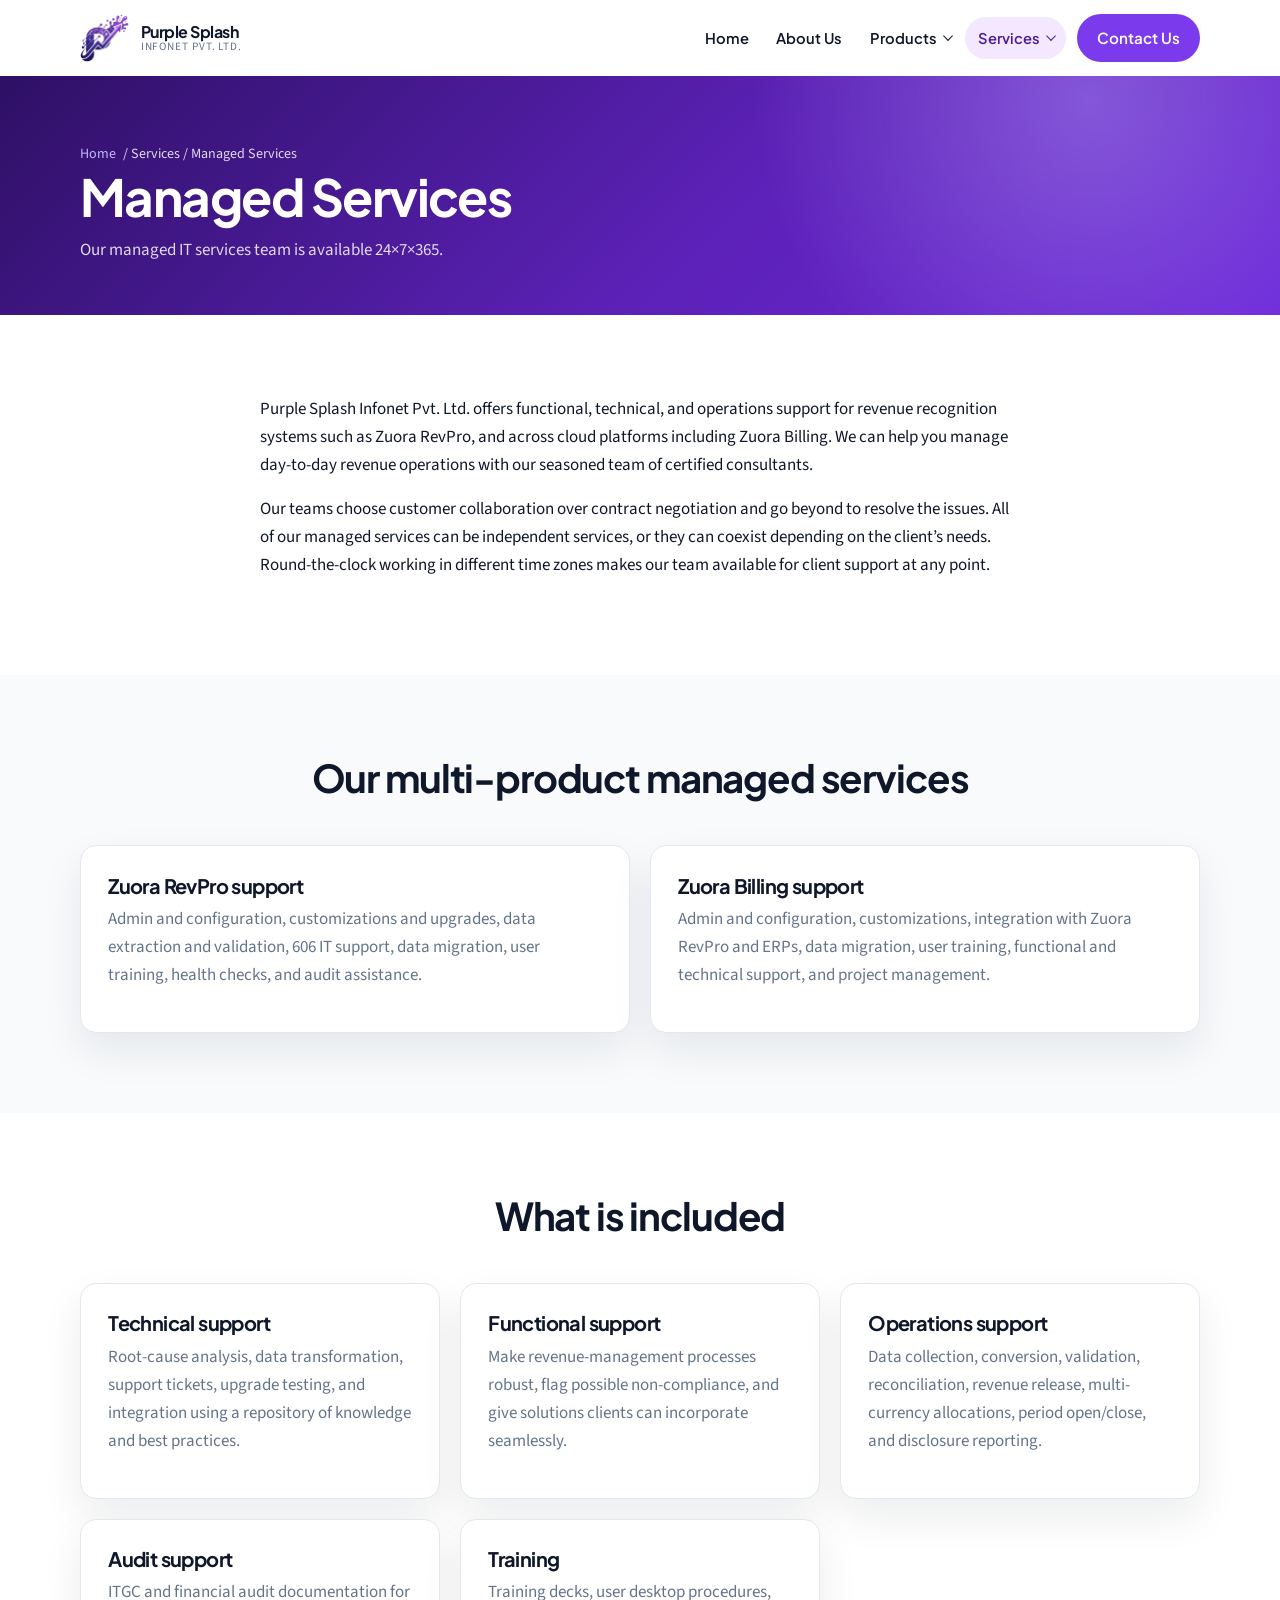
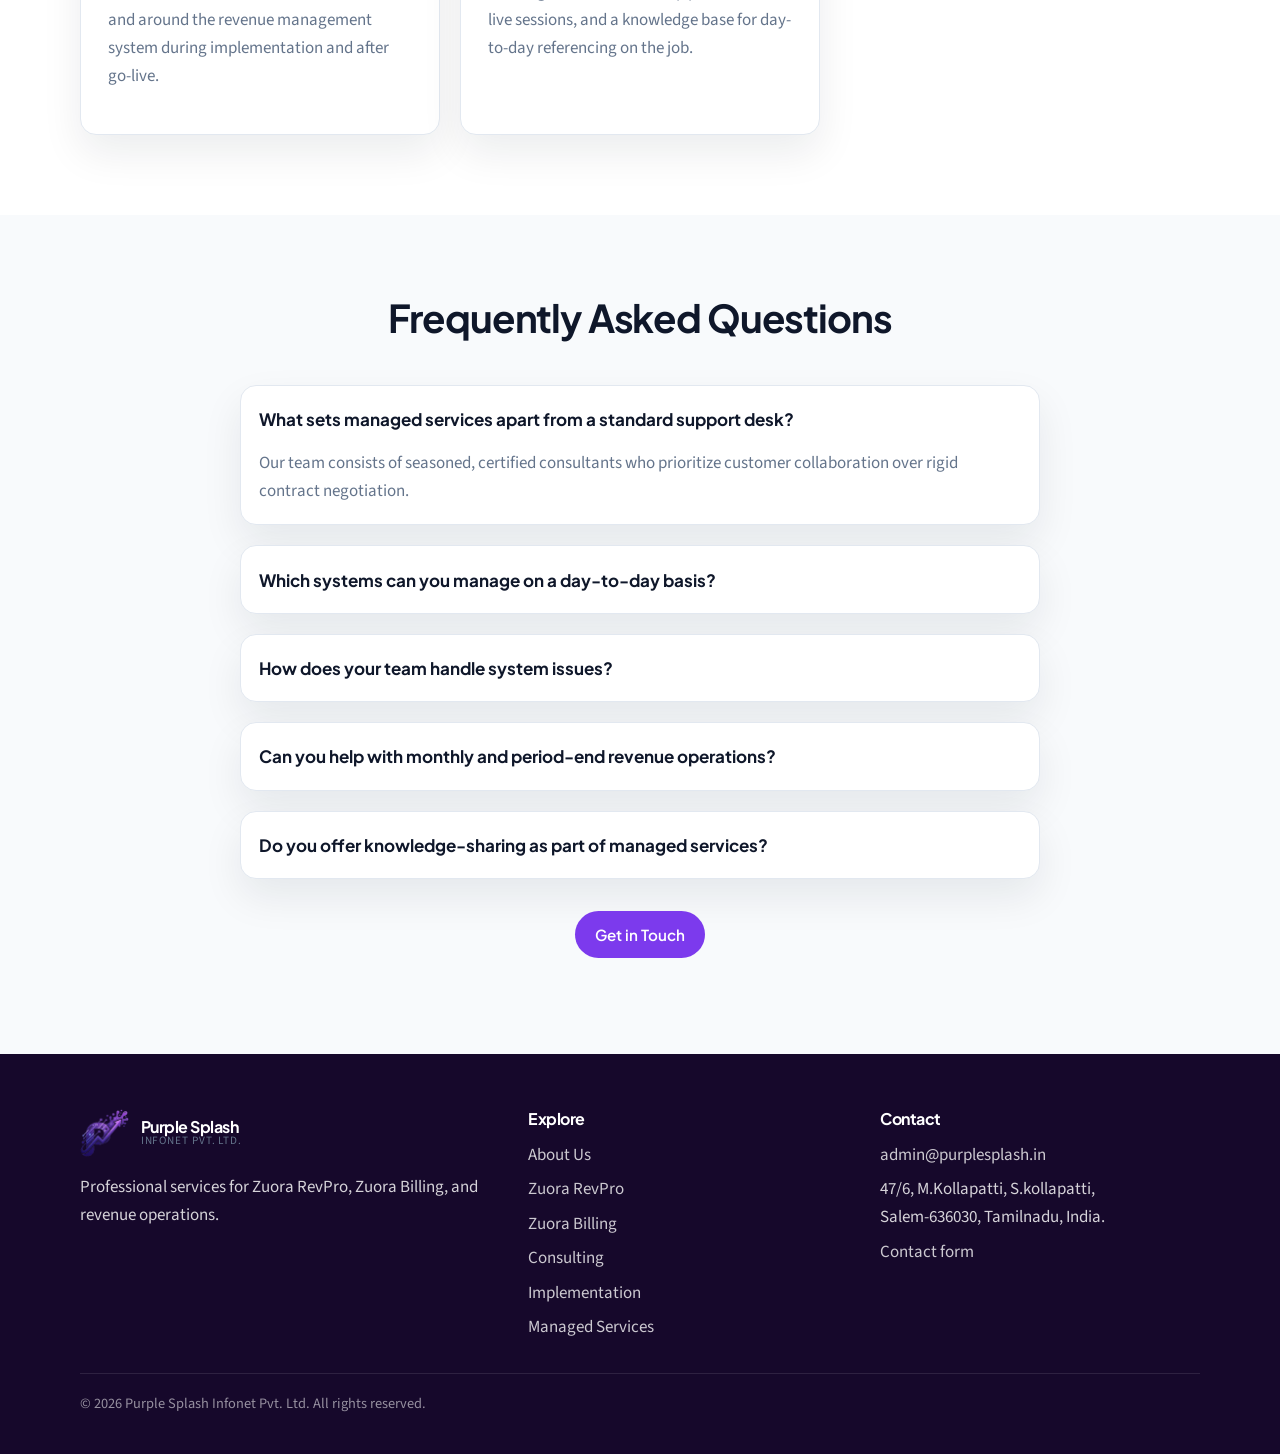
<file: services/managed-services.html>
<!DOCTYPE html>
<html lang="en">
<head>
  <meta charset="utf-8">
  <meta name="viewport" content="width=device-width, initial-scale=1">
  <title>Managed Services | Purple Splash Infonet Pvt. Ltd.</title>
  <meta name="description" content="24x7 managed services for Zuora RevPro and Zuora Billing from Purple Splash Infonet Pvt. Ltd.">
  <link rel="icon" href="../assets/img/favicon.ico" sizes="any">
  <link rel="icon" href="../assets/img/favicon.png" type="image/png">
  <link rel="apple-touch-icon" href="../assets/img/apple-touch-icon.png">
  <link rel="preconnect" href="https://fonts.googleapis.com">
  <link rel="preconnect" href="https://fonts.gstatic.com" crossorigin>
  <link href="https://fonts.googleapis.com/css2?family=Plus+Jakarta+Sans:wght@500;600;700;800&family=Source+Sans+3:wght@400;500;600;700&display=swap" rel="stylesheet">
  <link rel="stylesheet" href="../assets/css/styles.css">
</head>
<body>
  <a class="skip-link" href="#main">Skip to content</a>
  <header class="site-header">
    <div class="container header-inner">
      <a class="logo" href="../index.html">
        <img src="../assets/img/logo.png" alt="">
        <span class="logo-text"><strong>Purple Splash</strong><span>Infonet Pvt. Ltd.</span></span>
      </a>
      <button class="nav-toggle" type="button" aria-expanded="false" aria-controls="site-nav" aria-label="Open menu"><span></span></button>
      <nav class="site-nav" id="site-nav" aria-label="Primary">
        <ul class="nav-list">
          <li><a class="nav-link" href="../index.html">Home</a></li>
          <li><a class="nav-link" href="../about.html">About Us</a></li>
          <li data-dropdown>
            <a class="nav-link" href="../products/zuora-revpro.html">Products <i class="caret" aria-hidden="true"></i></a>
            <div class="dropdown">
              <a href="../products/zuora-revpro.html">Zuora RevPro</a>
              <a href="../products/zuora-billing.html">Zuora Billing</a>
            </div>
          </li>
          <li data-dropdown>
            <a class="nav-link is-active" href="consulting.html">Services <i class="caret" aria-hidden="true"></i></a>
            <div class="dropdown">
              <a href="consulting.html">Consulting Services</a>
              <a href="implementation.html">Implementation</a>
              <a class="is-active" href="managed-services.html">Managed Services</a>
            </div>
          </li>
        </ul>
        <a class="btn nav-cta" href="../contact.html">Contact Us</a>
      </nav>
    </div>
  </header>

  <main id="main">
    <section class="page-hero">
      <div class="container">
        <p class="breadcrumb"><a href="../index.html">Home</a> / Services / Managed Services</p>
        <h1>Managed Services</h1>
        <p>Our managed IT services team is available 24×7×365.</p>
      </div>
    </section>

    <section class="section">
      <div class="container prose" style="margin:0 auto;">
        <p>Purple Splash Infonet Pvt. Ltd. offers functional, technical, and operations support for revenue recognition systems such as Zuora RevPro, and across cloud platforms including Zuora Billing. We can help you manage day-to-day revenue operations with our seasoned team of certified consultants.</p>
        <p>Our teams choose customer collaboration over contract negotiation and go beyond to resolve the issues. All of our managed services can be independent services, or they can coexist depending on the client’s needs. Round-the-clock working in different time zones makes our team available for client support at any point.</p>
      </div>
    </section>

    <section class="section alt">
      <div class="container">
        <div class="section-head">
          <h2>Our multi-product managed services</h2>
        </div>
        <div class="card-grid">
          <article class="card">
            <h3>Zuora RevPro support</h3>
            <p>Admin and configuration, customizations and upgrades, data extraction and validation, 606 IT support, data migration, user training, health checks, and audit assistance.</p>
          </article>
          <article class="card">
            <h3>Zuora Billing support</h3>
            <p>Admin and configuration, customizations, integration with Zuora RevPro and ERPs, data migration, user training, functional and technical support, and project management.</p>
          </article>
        </div>
      </div>
    </section>

    <section class="section">
      <div class="container">
        <div class="section-head"><h2>What is included</h2></div>
        <div class="why-grid">
          <article class="card">
            <h3>Technical support</h3>
            <p>Root-cause analysis, data transformation, support tickets, upgrade testing, and integration using a repository of knowledge and best practices.</p>
          </article>
          <article class="card">
            <h3>Functional support</h3>
            <p>Make revenue-management processes robust, flag possible non-compliance, and give solutions clients can incorporate seamlessly.</p>
          </article>
          <article class="card">
            <h3>Operations support</h3>
            <p>Data collection, conversion, validation, reconciliation, revenue release, multi-currency allocations, period open/close, and disclosure reporting.</p>
          </article>
          <article class="card">
            <h3>Audit support</h3>
            <p>ITGC and financial audit documentation for and around the revenue management system during implementation and after go-live.</p>
          </article>
          <article class="card">
            <h3>Training</h3>
            <p>Training decks, user desktop procedures, live sessions, and a knowledge base for day-to-day referencing on the job.</p>
          </article>
        </div>
      </div>
    </section>

    <section class="section alt">
      <div class="container">
        <div class="section-head"><h2>Frequently Asked Questions</h2></div>
        <div class="faq-list" style="max-width:800px;margin:0 auto;">
          <details class="faq" open>
            <summary>What sets managed services apart from a standard support desk?</summary>
            <p>Our team consists of seasoned, certified consultants who prioritize customer collaboration over rigid contract negotiation.</p>
          </details>
          <details class="faq">
            <summary>Which systems can you manage on a day-to-day basis?</summary>
            <p>We offer support for Zuora RevPro and Zuora Billing.</p>
          </details>
          <details class="faq">
            <summary>How does your team handle system issues?</summary>
            <p>We perform root-cause analysis and go beyond the initial scope to resolve issues across your cloud platforms.</p>
          </details>
          <details class="faq">
            <summary>Can you help with monthly and period-end revenue operations?</summary>
            <p>Yes. Our team actively engages in revenue operations, including data reconciliation, revenue release verification, and period-open / period-close activities.</p>
          </details>
          <details class="faq">
            <summary>Do you offer knowledge-sharing as part of managed services?</summary>
            <p>Yes. We provide training decks, user procedures, and a knowledge center for continuous technical reference.</p>
          </details>
        </div>
        <p style="text-align:center;margin-top:2rem;"><a class="btn" href="../contact.html">Get in Touch</a></p>
      </div>
    </section>
  </main>

  <footer class="site-footer">
    <div class="container">
      <div class="footer-grid">
        <div>
          <a class="logo" href="../index.html">
            <img src="../assets/img/logo.png" alt="">
            <span class="logo-text"><strong style="color:#fff;">Purple Splash</strong><span>Infonet Pvt. Ltd.</span></span>
          </a>
          <p style="margin-top:1rem;">Professional services for Zuora RevPro, Zuora Billing, and revenue operations.</p>
        </div>
        <div>
          <h3>Explore</h3>
          <ul class="footer-links">
            <li><a href="../about.html">About Us</a></li>
            <li><a href="../products/zuora-revpro.html">Zuora RevPro</a></li>
            <li><a href="../products/zuora-billing.html">Zuora Billing</a></li>
            <li><a href="consulting.html">Consulting</a></li>
            <li><a href="implementation.html">Implementation</a></li>
            <li><a href="managed-services.html">Managed Services</a></li>
          </ul>
        </div>
        <div>
          <h3>Contact</h3>
          <ul class="footer-links">
            <li><a href="mailto:admin@purplesplash.in">admin@purplesplash.in</a></li>
            <li>47/6, M.Kollapatti, S.kollapatti,<br>Salem-636030, Tamilnadu, India.</li>
            <li><a href="../contact.html">Contact form</a></li>
          </ul>
        </div>
      </div>
      <p class="copyright">© <span id="year">2026</span> Purple Splash Infonet Pvt. Ltd. All rights reserved.</p>
    </div>
  </footer>
  <script src="../assets/js/main.js"></script>
</body>
</html>
</file>
<file: assets/css/styles.css>
:root {
  --primary: #4c1d95;
  --primary-dark: #2e1065;
  --accent: #7c3aed;
  --highlight: #c4b5fd;
  --ink: #0f172a;
  --muted: #64748b;
  --surface: #f8fafc;
  --white: #ffffff;
  --border: #e2e8f0;
  --footer: #16082b;
  --shadow: 0 18px 40px rgba(15, 23, 42, 0.08);
  --radius: 16px;
  --max: 1120px;
  --header-h: 76px;
  --font-display: "Plus Jakarta Sans", system-ui, sans-serif;
  --font-body: "Source Sans 3", "Segoe UI", sans-serif;
}

*,
*::before,
*::after {
  box-sizing: border-box;
}

html {
  scroll-behavior: smooth;
}

body {
  margin: 0;
  color: var(--ink);
  font-family: var(--font-body);
  font-size: 1.0625rem;
  line-height: 1.65;
  background: var(--white);
}

img {
  max-width: 100%;
  display: block;
}

a {
  color: var(--accent);
  text-decoration: none;
}

a:hover {
  color: var(--primary);
}

h1, h2, h3, h4 {
  font-family: var(--font-display);
  line-height: 1.2;
  letter-spacing: -0.03em;
  margin: 0 0 0.7em;
}

h1 { font-size: clamp(2.1rem, 4vw, 3.4rem); }
h2 { font-size: clamp(1.7rem, 3vw, 2.4rem); }
h3 { font-size: 1.25rem; }

p { margin: 0 0 1rem; }

.sr-only {
  position: absolute;
  width: 1px;
  height: 1px;
  padding: 0;
  margin: -1px;
  overflow: hidden;
  clip: rect(0, 0, 0, 0);
  border: 0;
}

.skip-link {
  position: absolute;
  left: 1rem;
  top: -3rem;
  z-index: 1000;
  background: var(--primary);
  color: var(--white);
  padding: 0.6rem 1rem;
  border-radius: 8px;
}

.skip-link:focus {
  top: 0.75rem;
  color: var(--white);
}

.container {
  width: min(var(--max), calc(100% - 2.5rem));
  margin-inline: auto;
}

.section {
  padding: 5rem 0;
}

.section.alt {
  background: var(--surface);
}

.section-head {
  max-width: 720px;
  margin: 0 auto 2.75rem;
  text-align: center;
}

.section-head p {
  color: var(--muted);
  margin: 0;
}

.eyebrow {
  display: inline-block;
  margin: 0 0 0.75rem;
  color: var(--accent);
  font-family: var(--font-display);
  font-size: 0.8rem;
  font-weight: 700;
  letter-spacing: 0.14em;
  text-transform: uppercase;
}

.btn {
  display: inline-flex;
  align-items: center;
  justify-content: center;
  gap: 0.45rem;
  min-height: 46px;
  padding: 0.7rem 1.25rem;
  border: 0;
  border-radius: 999px;
  background: var(--accent);
  color: var(--white);
  font-family: var(--font-display);
  font-size: 0.95rem;
  font-weight: 600;
  cursor: pointer;
  transition: transform 0.15s ease, background 0.15s ease, box-shadow 0.15s ease;
}

.btn:hover {
  background: var(--primary);
  color: var(--white);
  transform: translateY(-1px);
  box-shadow: 0 10px 20px rgba(76, 29, 149, 0.22);
}

.btn-ghost {
  background: transparent;
  color: var(--white);
  border: 1px solid rgba(255, 255, 255, 0.45);
}

.btn-ghost:hover {
  background: var(--white);
  color: var(--primary);
}

.btn-outline {
  background: transparent;
  color: var(--primary);
  border: 1px solid var(--highlight);
}

.btn-outline:hover {
  background: var(--primary);
  color: var(--white);
}

:focus-visible {
  outline: 3px solid var(--highlight);
  outline-offset: 3px;
}

/* Header */
.site-header {
  position: sticky;
  top: 0;
  z-index: 50;
  height: var(--header-h);
  background: rgba(255, 255, 255, 0.88);
  backdrop-filter: blur(16px);
  border-bottom: 1px solid transparent;
  transition: box-shadow 0.2s ease, border-color 0.2s ease;
}

.site-header.is-scrolled {
  border-bottom-color: var(--border);
  box-shadow: 0 8px 24px rgba(15, 23, 42, 0.06);
}

.header-inner {
  height: var(--header-h);
  display: flex;
  align-items: center;
  justify-content: space-between;
  gap: 1.5rem;
}

.logo {
  display: flex;
  align-items: center;
  gap: 0.7rem;
  color: var(--ink);
  flex-shrink: 0;
}

.logo img {
  width: auto;
  height: 48px;
  object-fit: contain;
}

.logo-text {
  display: flex;
  flex-direction: column;
  line-height: 1.1;
}

.logo-text strong {
  font-family: var(--font-display);
  font-size: 1rem;
  letter-spacing: -0.03em;
}

.logo-text span {
  font-size: 0.7rem;
  color: var(--muted);
  letter-spacing: 0.08em;
  text-transform: uppercase;
}

.nav-toggle {
  display: none;
  width: 44px;
  height: 44px;
  border: 0;
  background: transparent;
  cursor: pointer;
  position: relative;
}

.nav-toggle span,
.nav-toggle span::before,
.nav-toggle span::after {
  display: block;
  width: 22px;
  height: 2px;
  background: var(--ink);
  position: absolute;
  left: 11px;
  transition: transform 0.2s ease, opacity 0.2s ease;
}

.nav-toggle span { top: 21px; }
.nav-toggle span::before,
.nav-toggle span::after {
  content: "";
  left: 0;
}
.nav-toggle span::before { top: -7px; }
.nav-toggle span::after { top: 7px; }

.nav-toggle[aria-expanded="true"] span { background: transparent; }
.nav-toggle[aria-expanded="true"] span::before { top: 0; transform: rotate(45deg); }
.nav-toggle[aria-expanded="true"] span::after { top: 0; transform: rotate(-45deg); }

.site-nav {
  display: flex;
  align-items: center;
  gap: 0.2rem;
}

.nav-list {
  display: flex;
  align-items: center;
  gap: 0.15rem;
  list-style: none;
  margin: 0;
  padding: 0;
}

.nav-list > li { position: relative; }

.nav-link {
  display: inline-flex;
  align-items: center;
  gap: 0.35rem;
  padding: 0.55rem 0.8rem;
  color: var(--ink);
  font-family: var(--font-display);
  font-size: 0.92rem;
  font-weight: 600;
  border-radius: 999px;
}

.nav-link:hover,
.nav-link.is-active {
  color: var(--primary);
  background: #f3e8ff;
}

.nav-link .caret {
  width: 0.45rem;
  height: 0.45rem;
  border-right: 1.6px solid currentColor;
  border-bottom: 1.6px solid currentColor;
  transform: rotate(45deg) translateY(-2px);
}

.dropdown {
  position: absolute;
  top: calc(100% + 0.4rem);
  left: 0;
  min-width: 230px;
  padding: 0.45rem;
  background: var(--white);
  border: 1px solid var(--border);
  border-radius: 14px;
  box-shadow: var(--shadow);
  opacity: 0;
  visibility: hidden;
  transform: translateY(6px);
  transition: opacity 0.15s ease, transform 0.15s ease, visibility 0.15s ease;
}

.nav-list > li:hover > .dropdown,
.nav-list > li:focus-within > .dropdown,
.nav-list > li.is-open > .dropdown {
  opacity: 1;
  visibility: visible;
  transform: none;
}

.dropdown a {
  display: block;
  padding: 0.65rem 0.8rem;
  color: var(--ink);
  border-radius: 10px;
  font-family: var(--font-display);
  font-size: 0.9rem;
  font-weight: 600;
}

.dropdown a:hover,
.dropdown a.is-active {
  background: var(--surface);
  color: var(--primary);
}

.nav-cta {
  margin-left: 0.5rem;
}

/* Hero slider */
.hero-slider {
  position: relative;
  height: min(78vh, 680px);
  min-height: 460px;
  overflow: hidden;
  background: var(--primary-dark);
  color: var(--white);
}

.slides,
.slide {
  height: 100%;
}

.slide {
  position: absolute;
  inset: 0;
  opacity: 0;
  visibility: hidden;
  transition: opacity 0.7s ease, visibility 0.7s ease;
}

.slide.is-active {
  opacity: 1;
  visibility: visible;
}

.slide img {
  width: 100%;
  height: 100%;
  object-fit: cover;
}

.slide-overlay {
  position: absolute;
  inset: 0;
  display: flex;
  align-items: flex-end;
  padding: 5.5rem 0 5rem;
  background:
    linear-gradient(180deg, rgba(22, 8, 43, 0.15) 0%, rgba(22, 8, 43, 0.55) 45%, rgba(22, 8, 43, 0.88) 100%);
}

.slide-copy {
  max-width: 720px;
}

.slide-copy .eyebrow {
  color: var(--highlight);
}

.slide-copy h1 {
  color: var(--white);
  margin-bottom: 0.7rem;
}

.slide-copy p {
  color: rgba(255, 255, 255, 0.88);
  font-size: 1.15rem;
  max-width: 560px;
}

.slider-btn {
  position: absolute;
  top: 50%;
  transform: translateY(-50%);
  width: 46px;
  height: 46px;
  border: 0;
  border-radius: 50%;
  background: rgba(255, 255, 255, 0.16);
  color: var(--white);
  backdrop-filter: blur(8px);
  cursor: pointer;
}

.slider-btn:hover { background: rgba(255, 255, 255, 0.3); }
.slider-btn.prev { left: 1rem; }
.slider-btn.next { right: 1rem; }

.slider-dots {
  position: absolute;
  left: 50%;
  bottom: 1.3rem;
  transform: translateX(-50%);
  display: flex;
  gap: 0.45rem;
}

.slider-dots button {
  width: 9px;
  height: 9px;
  padding: 0;
  border: 0;
  border-radius: 50%;
  background: rgba(255, 255, 255, 0.4);
  cursor: pointer;
}

.slider-dots button.is-active {
  background: var(--white);
  width: 22px;
  border-radius: 999px;
}

/* Cards / grids */
.offer-grid,
.why-grid,
.principles-grid,
.card-grid,
.faq-list,
.address-grid {
  display: grid;
  gap: 1.25rem;
}

.offer-grid { grid-template-columns: repeat(3, 1fr); }
.why-grid { grid-template-columns: repeat(3, 1fr); }
.principles-grid { grid-template-columns: repeat(2, 1fr); }
.card-grid { grid-template-columns: repeat(2, 1fr); }

.card,
.why-card,
.principle,
.faq,
.address-card {
  background: var(--white);
  border: 1px solid var(--border);
  border-radius: var(--radius);
  box-shadow: var(--shadow);
}

.card {
  padding: 1.7rem;
  transition: transform 0.18s ease, box-shadow 0.18s ease;
}

.card:hover {
  transform: translateY(-4px);
  box-shadow: 0 22px 40px rgba(76, 29, 149, 0.12);
}

.card-icon,
.why-card .icon {
  width: 52px;
  height: 52px;
  display: grid;
  place-items: center;
  margin-bottom: 1rem;
  border-radius: 14px;
  background: #f3e8ff;
  color: var(--primary);
}

.why-card .icon {
  margin-bottom: 0;
  flex-shrink: 0;
}

.card h3 { margin-bottom: 0.45rem; }
.card p { color: var(--muted); }

.card-link {
  display: inline-flex;
  margin-top: 0.4rem;
  font-family: var(--font-display);
  font-weight: 700;
  font-size: 0.92rem;
}

.why-card {
  padding: 1.4rem 1.3rem;
  display: flex;
  gap: 0.9rem;
  align-items: flex-start;
}

.why-card h3 {
  font-size: 1.05rem;
  margin: 0;
}

/* Testimonials */
.testimonial-wrap {
  position: relative;
}

.testimonial-track {
  display: flex;
  gap: 1.2rem;
  overflow: hidden;
}

.testimonial {
  flex: 0 0 calc((100% - 2.4rem) / 3);
  min-height: 280px;
  padding: 1.6rem;
  background: var(--white);
  border: 1px solid var(--border);
  border-radius: var(--radius);
  box-shadow: var(--shadow);
  display: flex;
  flex-direction: column;
  justify-content: space-between;
}

.testimonial p {
  font-size: 1rem;
  color: #334155;
}

.testimonial footer {
  font-family: var(--font-display);
  font-weight: 700;
  color: var(--primary);
}

.carousel-nav {
  display: flex;
  justify-content: center;
  gap: 0.6rem;
  margin-top: 1.4rem;
}

.carousel-nav button {
  width: 42px;
  height: 42px;
  border: 1px solid var(--border);
  border-radius: 50%;
  background: var(--white);
  cursor: pointer;
  color: var(--primary);
}

.carousel-nav button:hover {
  background: #f3e8ff;
}

/* Clients */
.client-marquee {
  overflow: hidden;
  mask-image: linear-gradient(90deg, transparent, #000 8%, #000 92%, transparent);
}

.client-row {
  display: flex;
  gap: 1rem;
  width: max-content;
  animation: marquee 32s linear infinite;
}

.client-chip {
  min-width: 160px;
  padding: 0.95rem 1.2rem;
  border: 1px solid var(--border);
  border-radius: 12px;
  background: var(--white);
  color: var(--primary-dark);
  font-family: var(--font-display);
  font-weight: 700;
  text-align: center;
  letter-spacing: -0.02em;
}

@keyframes marquee {
  from { transform: translateX(0); }
  to { transform: translateX(-50%); }
}

@media (prefers-reduced-motion: reduce) {
  html { scroll-behavior: auto; }
  .client-row { animation: none; }
  .slide { transition: none; }
}

/* Page hero */
.page-hero {
  padding: 4.2rem 0 3.2rem;
  background:
    radial-gradient(circle at 85% 10%, rgba(196, 181, 253, 0.35), transparent 30%),
    linear-gradient(135deg, var(--primary-dark), #5b21b6 55%, #6d28d9);
  color: var(--white);
}

.page-hero h1 { color: var(--white); margin-bottom: 0.5rem; }
.page-hero p { color: rgba(255, 255, 255, 0.84); max-width: 640px; margin: 0; }

.breadcrumb {
  display: flex;
  gap: 0.45rem;
  margin: 0 0 0.9rem;
  font-size: 0.88rem;
  color: rgba(255, 255, 255, 0.72);
}

.breadcrumb a { color: var(--highlight); }

.prose {
  max-width: 760px;
}

.prose h2 { margin-top: 2rem; }
.prose ul { padding-left: 1.2rem; }
.prose li { margin-bottom: 0.4rem; }

.split {
  display: grid;
  grid-template-columns: 1.1fr 0.9fr;
  gap: 2.5rem;
  align-items: start;
}

.principle { padding: 1.4rem 1.5rem; }
.principle h3 { margin-bottom: 0.4rem; }
.principle p:last-child { margin: 0; color: var(--muted); }

.values {
  display: grid;
  grid-template-columns: repeat(2, 1fr);
  gap: 1rem;
  margin-top: 1rem;
}

.value {
  padding: 1.1rem 1.2rem;
  border-radius: 14px;
  background: var(--surface);
  border: 1px solid var(--border);
}

.value strong {
  display: block;
  font-family: var(--font-display);
  color: var(--primary);
  margin-bottom: 0.3rem;
}

.faq { padding: 0.2rem 1.1rem; }
.faq summary {
  cursor: pointer;
  font-family: var(--font-display);
  font-weight: 700;
  padding: 1rem 0;
  list-style: none;
}

.faq summary::-webkit-details-marker { display: none; }
.faq p { color: var(--muted); }

.cta-band {
  padding: 3.5rem 0;
  background: var(--primary-dark);
  color: var(--white);
  text-align: center;
}

.cta-band h2 { color: var(--white); }
.cta-band p { color: rgba(255, 255, 255, 0.8); }

/* Contact */
.contact-layout {
  display: grid;
  grid-template-columns: 1.1fr 0.9fr;
  gap: 2rem;
}

form {
  display: grid;
  gap: 0.9rem;
  padding: 1.6rem;
  background: var(--white);
  border: 1px solid var(--border);
  border-radius: var(--radius);
  box-shadow: var(--shadow);
}

label {
  display: grid;
  gap: 0.35rem;
  font-family: var(--font-display);
  font-size: 0.88rem;
  font-weight: 600;
}

input,
textarea {
  width: 100%;
  border: 1px solid var(--border);
  border-radius: 10px;
  padding: 0.75rem 0.85rem;
  font: inherit;
  color: var(--ink);
  background: var(--surface);
}

textarea { min-height: 140px; resize: vertical; }

.honeypot {
  position: absolute;
  left: -9999px;
  width: 1px;
  height: 1px;
  overflow: hidden;
}

.form-status {
  display: none;
  padding: 0.8rem 1rem;
  border-radius: 10px;
  background: #ecfdf5;
  color: #065f46;
  font-weight: 600;
}

.form-status.is-visible { display: block; }
.form-status.is-error { background: #fef2f2; color: #991b1b; }

.address-grid { grid-template-columns: 1fr; }
.address-card { padding: 1.2rem 1.3rem; }
.address-card h3 { margin-bottom: 0.35rem; }
.address-card p { margin: 0; color: var(--muted); }

.note {
  font-size: 0.88rem;
  color: var(--muted);
}

/* Footer */
.site-footer {
  background: var(--footer);
  color: rgba(255, 255, 255, 0.82);
  padding: 3.4rem 0 1.4rem;
}

.footer-grid {
  display: grid;
  grid-template-columns: 1.3fr 1fr 1fr;
  gap: 2rem;
  margin-bottom: 2rem;
}

.site-footer h3 {
  color: var(--white);
  font-size: 1rem;
  margin-bottom: 0.8rem;
}

.site-footer a { color: rgba(255, 255, 255, 0.78); }
.site-footer a:hover { color: var(--highlight); }

.footer-links {
  list-style: none;
  margin: 0;
  padding: 0;
  display: grid;
  gap: 0.4rem;
}

.copyright {
  border-top: 1px solid rgba(255, 255, 255, 0.1);
  padding-top: 1.1rem;
  font-size: 0.9rem;
  color: rgba(255, 255, 255, 0.55);
}

@media (max-width: 980px) {
  .offer-grid,
  .why-grid,
  .principles-grid,
  .card-grid,
  .split,
  .contact-layout,
  .footer-grid {
    grid-template-columns: 1fr;
  }

  .testimonial {
    flex-basis: calc((100% - 1.2rem) / 2);
  }

  .nav-toggle { display: block; }

  .site-nav {
    position: absolute;
    top: var(--header-h);
    left: 0;
    right: 0;
    display: none;
    padding: 0.8rem 1.25rem 1.2rem;
    background: var(--white);
    border-bottom: 1px solid var(--border);
    box-shadow: var(--shadow);
  }

  .site-nav.is-open { display: block; }

  .nav-list {
    flex-direction: column;
    align-items: stretch;
  }

  .dropdown {
    position: static;
    opacity: 1;
    visibility: visible;
    transform: none;
    display: none;
    box-shadow: none;
    border: 0;
    padding: 0 0 0.4rem 0.8rem;
  }

  .nav-list > li.is-open > .dropdown { display: block; }

  .nav-cta {
    margin: 0.6rem 0 0;
    width: 100%;
  }
}

@media (max-width: 680px) {
  .section { padding: 3.4rem 0; }
  .hero-slider { min-height: 520px; height: 88vh; }
  .slide-overlay { align-items: flex-end; padding-bottom: 4.5rem; }
  .testimonial { flex-basis: 100%; }
  .values { grid-template-columns: 1fr; }
  .slider-btn { display: none; }
}
</file>
